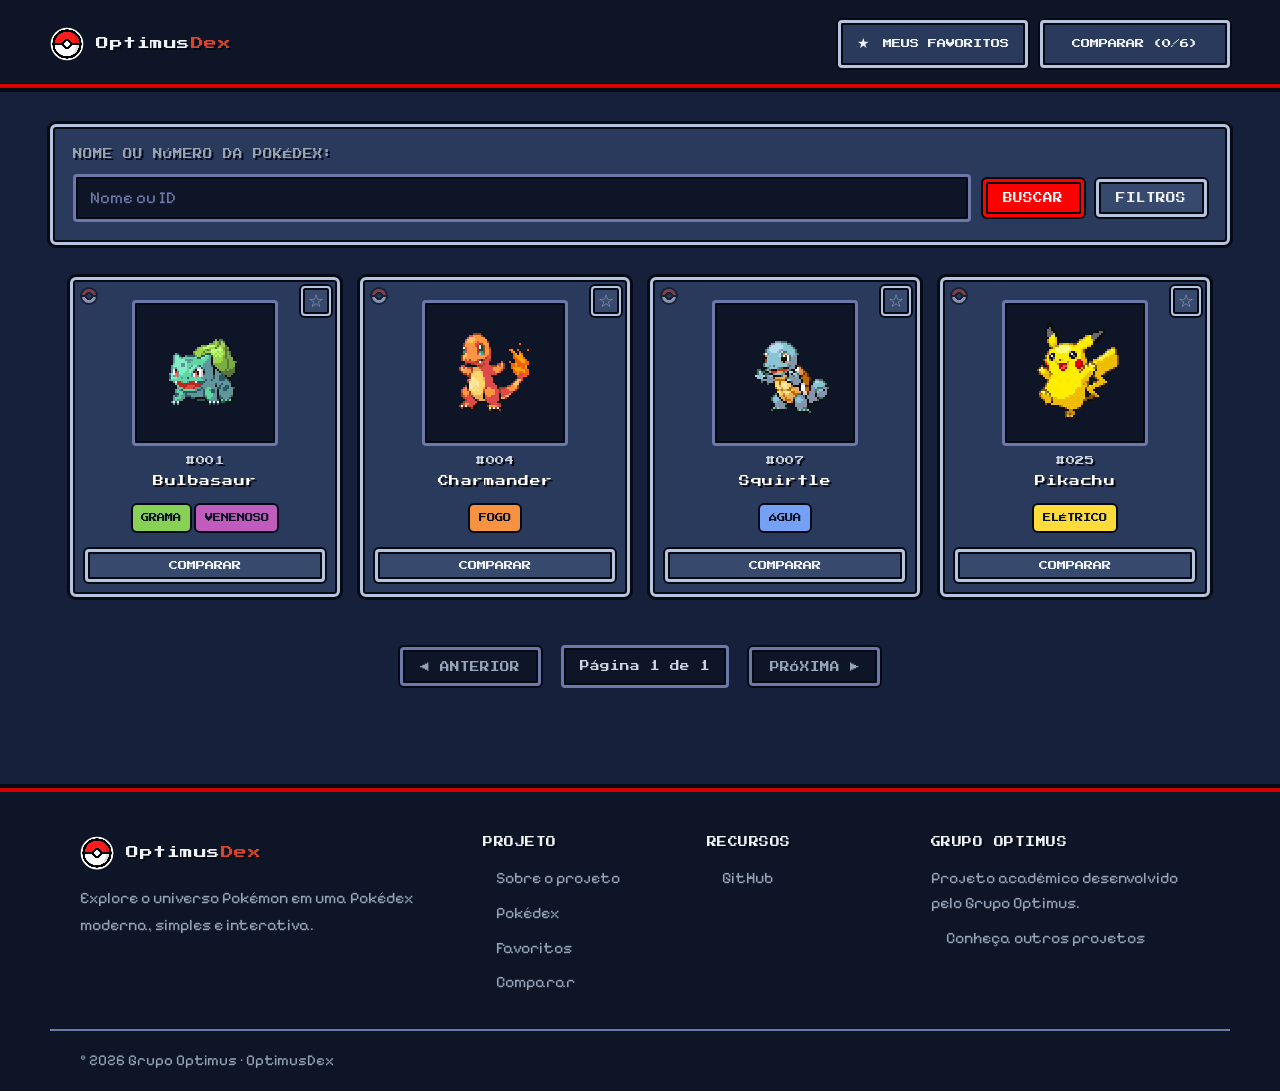
<file: index.html>
<!DOCTYPE html>

<html lang="pt-BR">
<head>
  <meta charset="UTF-8">

  <meta name="viewport" content="width=device-width, initial-scale=1">
  <title>OptimusDex</title>

  <link rel="icon" href="img/pokeicon.png">
  <link rel="stylesheet" href="css/style.css">
</head>
<body>

  <!-- SEÇÃO 1 — CABEÇALHO: logo e menu de navegação -->
  <header>
    <h1>
      <a class="marca" href="index.html" title="Voltar ao início">
        <img src="img/pokeicon.png" alt="" class="marca-icone">
        <span>Optimus<span>Dex</span></span>
      </a>
    </h1>
    <nav>
      <a href="favoritos.html"><span class="icone-estrela">★</span> Meus Favoritos</a>
      <a href="comparar.html" class="link-comparacao">Comparar (0/6)</a>
    </nav>
  </header>

  <!-- SEÇÃO 2 — BUSCA: campo de busca e botões Buscar e Filtros -->
  <section>
    <form id="form-busca" role="search">
      <label for="busca">Nome ou número da Pokédex:</label>
      <div class="campo-busca">
        <input type="search" id="busca" name="q" placeholder="Nome ou ID">
        <button type="button" class="btn-limpar-busca"
                title="Limpar busca" aria-label="Limpar busca"></button>
      </div>
      <button type="submit">Buscar</button>
      <button type="button" id="btn-filtros"
              aria-expanded="false" aria-controls="painel-filtros">Filtros</button>
    </form>

    <!-- SEÇÃO 3 — FILTROS: painel com tipo, região e categoria -->
    <div id="painel-filtros" hidden>

      <fieldset>
        <legend>Tipo</legend>
        <div class="chips" id="filtro-tipos"></div>
      </fieldset>

      <fieldset>
        <legend>Região</legend>
        <div class="chips" id="filtro-regioes"></div>
      </fieldset>

      <fieldset>
        <legend>Categoria</legend>
        <div class="chips" id="filtro-categorias"></div>
      </fieldset>

      <p id="aviso-filtro" hidden>
        Mega e Gigantamax são formas alternativas: elas não entram no filtro de região.
      </p>

      <div class="filtros-acoes">
        <button type="button" id="btn-limpar-filtros">Limpar</button>
        <button type="button" id="btn-aplicar-filtros">Aplicar</button>
      </div>

    </div>
  </section>

  <!-- SEÇÃO 4 — RESULTADOS: mensagens de estado, lista de cards e paginação -->
  <main>

    <p id="estado-carregando">Carregando Pokémons…</p>

    <section id="estado-erro" hidden>
      <h2>Deu ruim</h2>
      <p id="mensagem-erro">Não foi possível carregar os Pokémons.</p>
      <button type="button" id="btn-tentar">Tentar novamente</button>
    </section>

    <p id="sem-resultado" hidden>Nenhum Pokémon encontrado com esse nome ou número.</p>

    <ul id="lista-pokemons" hidden></ul>

    <nav id="paginacao" aria-label="Paginação" hidden>
      <button type="button" id="btn-anterior">&#9664; Anterior</button>
      <span id="info-pagina"></span>
      <button type="button" id="btn-proxima">Próxima &#9654;</button>
    </nav>

  </main>

  <!-- SEÇÃO 5 — RODAPÉ: apresentação do projeto e links -->
  <footer class="site-footer">
    <div class="footer-container">

        <div class="footer-brand">
            <div class="footer-logo">
              <img src="img/pokeicon.png" alt="" class="marca-icone">
              <span>Optimus<span>Dex</span></span>
          </div>

            <p>
                Explore o universo Pokémon em uma Pokédex moderna,
                simples e interativa.
            </p>
        </div>

        <div class="footer-section">
            <h3>Projeto</h3>
            <a href="sobre-projeto.html">Sobre o projeto</a>
            <a href="index.html">Pokédex</a>
            <a href="favoritos.html">Favoritos</a>
            <a href="comparar.html">Comparar</a>
        </div>

        <div class="footer-section">
            <h3>Recursos</h3>
            <a href="https://github.com/grupo-optimus/Pokedex_Web_Pokemon_Browsing" target="_blank" rel="noopener noreferrer">
                GitHub
            </a>
        </div>

        <div class="footer-section">
            <h3>Grupo Optimus</h3>
            <p>Projeto acadêmico desenvolvido pelo Grupo Optimus.</p>
            <a href="https://grupo-optimus.github.io/" target="_blank" rel="noopener noreferrer">
                Conheça outros projetos
            </a>
        </div>

    </div>

    <div class="footer-bottom">
        <p>
            © 2026 Grupo Optimus · OptimusDex
        </p>
    </div>
  </footer>

  <!-- SEÇÃO 6 — SCRIPTS: arquivos JavaScript na ordem de carregamento -->
  <script src="js/traducoes.js"></script>
  <script src="js/dados-filtro.js"></script>
  <script src="js/dados-pokemon.js"></script>
  <script src="js/pokedex.js"></script>
  <script src="js/favoritos.js"></script>
  <script src="js/comparacao.js"></script>
  <script src="js/ui.js"></script>
  <script src="js/pagina-lista.js"></script>
</body>
</html>
</file>
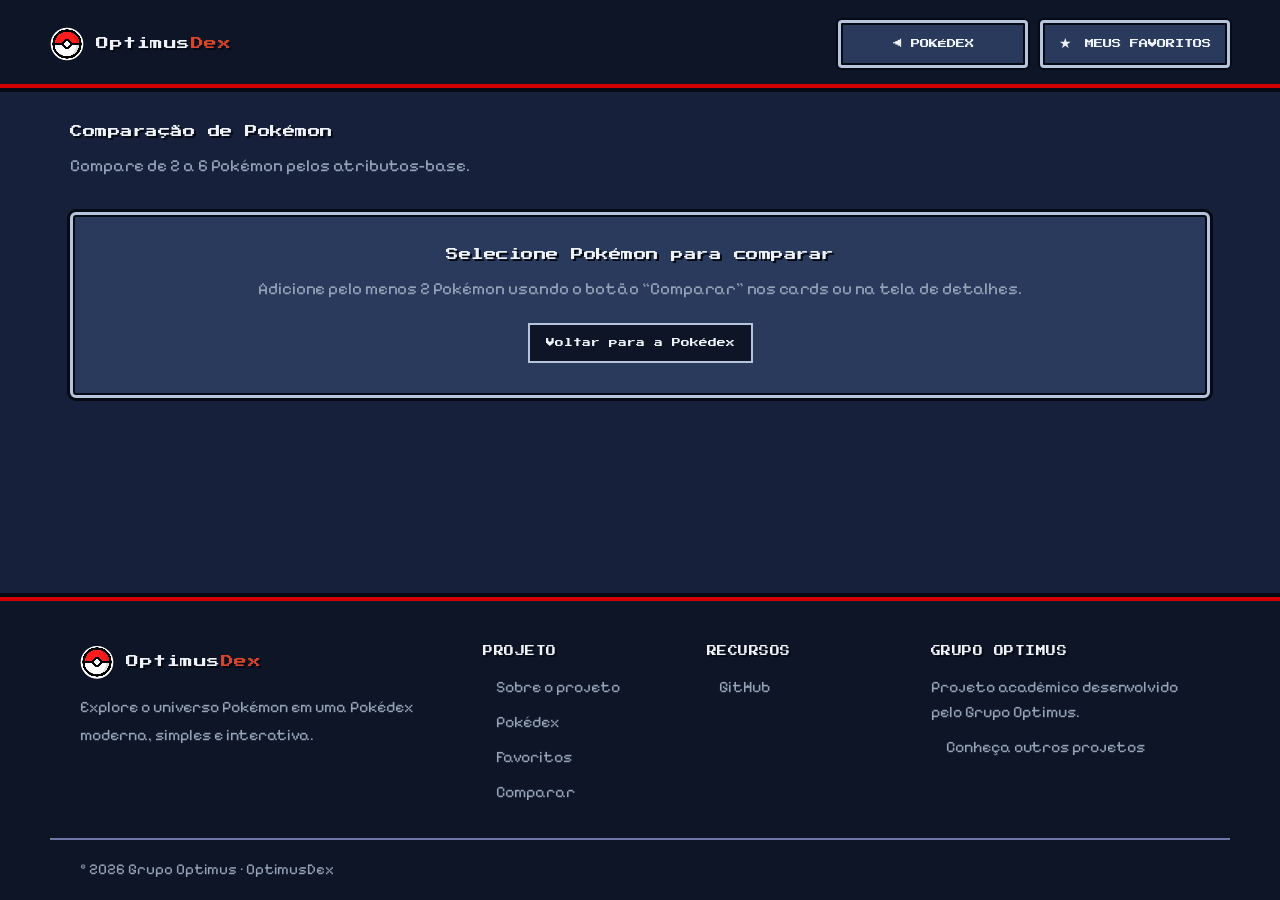
<file: comparar.html>
<!DOCTYPE html>

<html lang="pt-BR">
<head>
  <meta charset="UTF-8">
  <meta name="viewport" content="width=device-width, initial-scale=1">
  <title>Comparar Pokémon — OptimusDex</title>

  <link rel="icon" href="img/pokeicon.png">
  <link rel="stylesheet" href="css/style.css">
</head>
<body>

  <!-- SEÇÃO 1 — CABEÇALHO: logo e menu de navegação -->
  <header>
    <h1>
      <a class="marca" href="index.html" title="Voltar ao início">
        <img src="img/pokeicon.png" alt="" class="marca-icone">
        <span>Optimus<span>Dex</span></span>
      </a>
    </h1>
    <nav>
      <a href="index.html" id="btn-voltar">&#9664; Pokédex</a>
      <a href="favoritos.html"><span class="icone-estrela">★</span> Meus Favoritos</a>
    </nav>
  </header>

  <!-- SEÇÃO 2 — COMPARAÇÃO: título, mensagens de estado e tabela -->
  <main>

    <section class="cabecalho-comparacao">
      <div>
        <h2>Comparação de Pokémon</h2>
        <p>Compare de 2 a 6 Pokémon pelos atributos-base.</p>
      </div>
      <button type="button" id="btn-limpar-comparacao">Limpar comparação</button>
    </section>

    <p id="estado-carregando-comparacao" hidden>Carregando comparação…</p>

    <section id="estado-erro-comparacao" hidden>
      <h2>Deu ruim</h2>
      <p id="mensagem-erro-comparacao">Não foi possível carregar a comparação.</p>
    </section>

    <section id="estado-vazio-comparacao" class="estado-comparacao-vazio">
      <h2>Selecione Pokémon para comparar</h2>
      <p>Adicione pelo menos 2 Pokémon usando o botão “Comparar” nos cards ou na tela de detalhes.</p>
      <a class="botao-comparacao-link" href="index.html">Voltar para a Pokédex</a>
    </section>

    <section id="tabela-comparacao" class="tabela-comparacao" hidden aria-labelledby="titulo-tabela-comparacao">
      <h2 id="titulo-tabela-comparacao">Atributos-base</h2>
      <div class="tabela-comparacao-scroll">
        <table>
          <thead>
            <tr id="cabecalho-comparacao"></tr>
          </thead>
          <tbody id="corpo-comparacao"></tbody>
        </table>
      </div>
    </section>
  </main>

  <!-- SEÇÃO 3 — RODAPÉ: apresentação do projeto e links -->
  <footer class="site-footer">
    <div class="footer-container">
      <div class="footer-brand">
        <div class="footer-logo">
          <img src="img/pokeicon.png" alt="" class="marca-icone">
          <span>Optimus<span>Dex</span></span>
        </div>
        <p>Explore o universo Pokémon em uma Pokédex moderna, simples e interativa.</p>
      </div>
      <div class="footer-section">
        <h3>Projeto</h3>
        <a href="sobre-projeto.html">Sobre o projeto</a>
        <a href="index.html">Pokédex</a>
        <a href="favoritos.html">Favoritos</a>
        <a href="comparar.html">Comparar</a>
      </div>
      <div class="footer-section">
        <h3>Recursos</h3>
        <a href="https://github.com/grupo-optimus/Pokedex_Web_Pokemon_Browsing" target="_blank" rel="noopener noreferrer">GitHub</a>
      </div>
      <div class="footer-section">
        <h3>Grupo Optimus</h3>
        <p>Projeto acadêmico desenvolvido pelo Grupo Optimus.</p>
        <a href="https://grupo-optimus.github.io/" target="_blank" rel="noopener noreferrer">
          Conheça outros projetos
        </a>
      </div>
    </div>
    <div class="footer-bottom">
      <p>© 2026 Grupo Optimus · OptimusDex</p>
    </div>
  </footer>

  <!-- SEÇÃO 4 — SCRIPTS: arquivos JavaScript na ordem de carregamento -->
  <script src="js/traducoes.js"></script>
  <script src="js/dados-pokemon.js"></script>
  <script src="js/pokedex.js"></script>
  <script src="js/favoritos.js"></script>
  <script src="js/comparacao.js"></script>
  <script src="js/ui.js"></script>
  <script src="js/pagina-comparacao.js"></script>
</body>
</html>
</file>
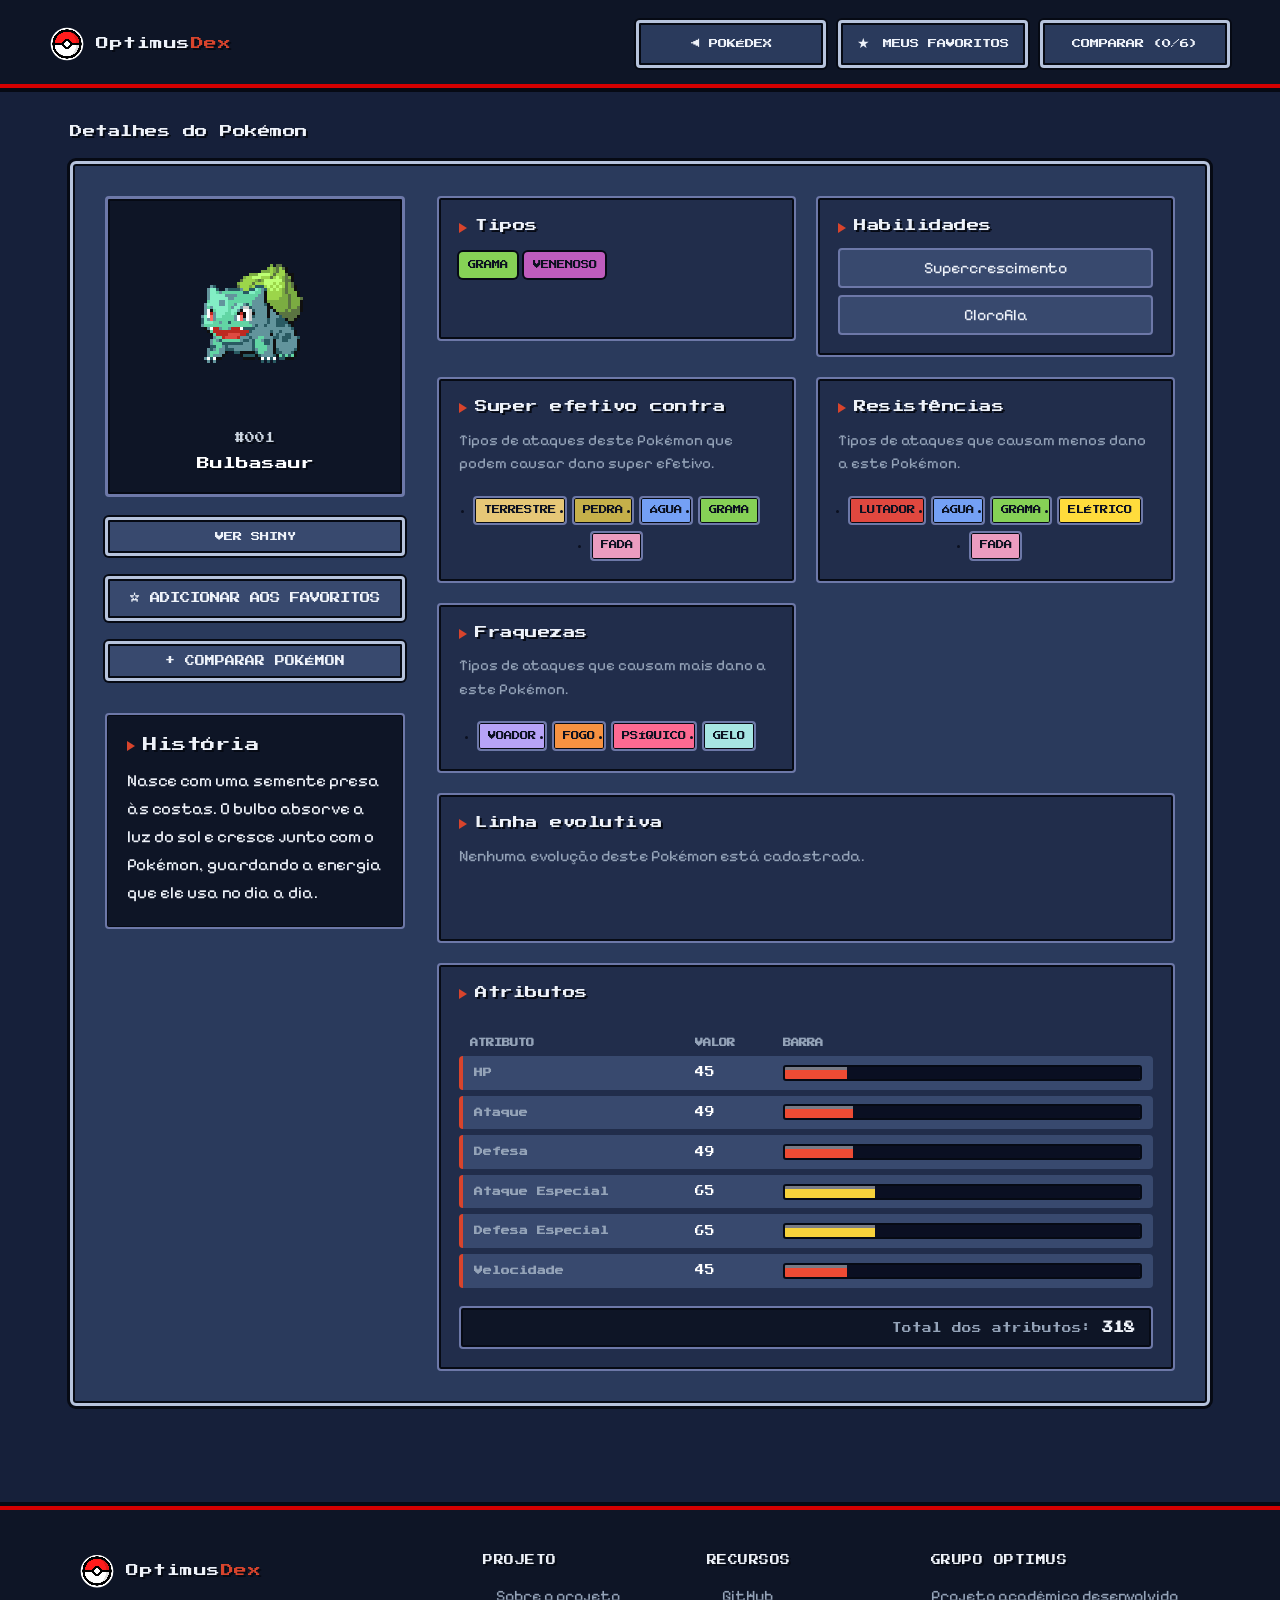
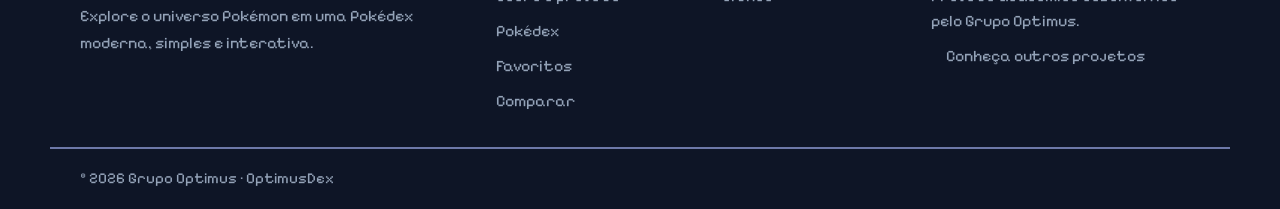
<file: detalhes.html>
<!DOCTYPE html>

<html lang="pt-BR">
<head>
  <meta charset="UTF-8">

  <meta name="viewport" content="width=device-width, initial-scale=1">
  <title>Detalhes do Pokémon</title>

  <link rel="icon" href="img/pokeicon.png">
  <link rel="stylesheet" href="css/style.css">
</head>
<body>

  <!-- SEÇÃO 1 — CABEÇALHO: logo e menu de navegação -->
  <header>
    <h1>
      <a class="marca" href="index.html" title="Voltar ao início">
        <img src="img/pokeicon.png" alt="" class="marca-icone">
        <span>Optimus<span>Dex</span></span>
      </a>
    </h1>
    <nav>
      <a href="index.html" id="btn-voltar">&#9664; Pokédex</a>
      <a href="favoritos.html"><span class="icone-estrela">★</span> Meus Favoritos</a>
      <a href="comparar.html" class="link-comparacao">Comparar (0/6)</a>
    </nav>
  </header>

  <!-- SEÇÃO 2 — PRINCIPAL: título e mensagens de carregando e erro -->
  <main>

    <h2 class="titulo-pagina">Detalhes do Pokémon</h2>

    <p id="estado-carregando">Carregando…</p>

    <section id="estado-erro" hidden>
      <h2>Deu ruim</h2>
      <p id="mensagem-erro">Não foi possível carregar este Pokémon.</p>
      <button type="button" id="btn-tentar">Tentar novamente</button>
    </section>

    <!-- SEÇÃO 3 — FICHA DO POKÉMON: visor (imagem, botões, história) e ficha (tipos, habilidades, efetividade, evolução, atributos) -->
    <div id="conteudo" hidden>

      <div class="visor">

        <figure>
          <img id="poke-imagem" src="" alt="" width="200" height="200">
          <figcaption>
            <strong id="poke-numero"></strong>
            <span id="poke-nome"></span>
          </figcaption>
        </figure>

        <button type="button" id="btn-shiny" aria-pressed="false">Ver shiny</button>

        <button type="button" id="btn-favorito" aria-pressed="false">☆ Adicionar aos favoritos</button>
        <button type="button" id="btn-comparar" aria-pressed="false">+ Comparar Pokémon</button>

        <section class="historia-pokemon">
          <h2>História</h2>
          <p id="historia-carregando">Carregando história…</p>
          <p id="historia-erro" hidden>Não foi possível carregar a história deste Pokémon.</p>
          <p id="poke-historia" hidden></p>
        </section>

      </div>

      <div class="ficha">

        <section>
          <h2>Tipos</h2>
          <ul id="poke-tipos"></ul>
        </section>

        <section>
          <h2>Habilidades</h2>
          <ul id="poke-habilidades"></ul>
        </section>

        <section id="secao-super-efetivo" hidden>
          <h2>Super efetivo contra</h2>
          <p class="descricao-eficacia">Tipos de ataques deste Pokémon que podem causar dano super efetivo.</p>
          <ul id="poke-super-eficaz" class="tipos"></ul>
        </section>

        <section id="secao-vantagens" hidden>
          <h2>Resistências</h2>
          <p class="descricao-eficacia">Tipos de ataques que causam menos dano a este Pokémon.</p>
          <ul id="poke-vantagens" class="tipos"></ul>
        </section>

        <section id="secao-fraquezas" hidden>
          <h2>Fraquezas</h2>
          <p class="descricao-eficacia">Tipos de ataques que causam mais dano a este Pokémon.</p>
          <ul id="poke-fraquezas" class="tipos"></ul>
        </section>

        <section id="secao-imunidades" hidden>
          <h2>Imunidades</h2>
          <p class="descricao-eficacia">Tipos de ataques que não causam dano.</p>
          <ul id="poke-imunidades" class="tipos"></ul>
        </section>

        <section id="secao-evolucao">
          <h2>Linha evolutiva</h2>
          <p id="evolucao-carregando">Procurando a linha…</p>
          <p id="evolucao-vazia" hidden>Nenhuma evolução deste Pokémon está cadastrada.</p>
          <p id="evolucao-erro" hidden>Não foi possível carregar a linha evolutiva.</p>

          <ol id="linha-evolucao" hidden></ol>

          <div id="bloco-variacoes" hidden>
            <h3 id="titulo-variacoes">Outras formas</h3>
            <ul id="lista-variacoes" aria-labelledby="titulo-variacoes"></ul>
          </div>
        </section>

        <section>
          <h2>Atributos</h2>
          <table>
            <thead>
              <tr>
                <th scope="col">Atributo</th>
                <th scope="col">Valor</th>
                <th scope="col">Barra</th>
              </tr>
            </thead>

            <tbody id="poke-atributos"></tbody>
          </table>

          <p class="atributos-total">
            Total dos atributos: <strong id="poke-total-atributos">0</strong>
          </p>
        </section>

      </div>

    </div>

  </main>

  <!-- SEÇÃO 4 — RODAPÉ: apresentação do projeto e links -->
  <footer class="site-footer">
    <div class="footer-container">

        <div class="footer-brand">
            <div class="footer-logo">
                <img src="img/pokeicon.png" alt="" class="marca-icone">
                <span>Optimus<span>Dex</span></span>
            </div>

            <p>
                Explore o universo Pokémon em uma Pokédex moderna,
                simples e interativa.
            </p>
        </div>

        <div class="footer-section">
            <h3>Projeto</h3>
            <a href="sobre-projeto.html">Sobre o projeto</a>
            <a href="index.html">Pokédex</a>
            <a href="favoritos.html">Favoritos</a>
            <a href="comparar.html">Comparar</a>
        </div>

        <div class="footer-section">
            <h3>Recursos</h3>
            <a href="https://github.com/grupo-optimus/Pokedex_Web_Pokemon_Browsing" target="_blank" rel="noopener noreferrer">
                GitHub
            </a>
        </div>

        <div class="footer-section">
            <h3>Grupo Optimus</h3>
            <p>Projeto acadêmico desenvolvido pelo Grupo Optimus.</p>
            <a href="https://grupo-optimus.github.io/" target="_blank" rel="noopener noreferrer">
                Conheça outros projetos
            </a>
        </div>

    </div>

    <div class="footer-bottom">
        <p>
            © 2026 Grupo Optimus · OptimusDex
        </p>
    </div>
  </footer>

  <!-- SEÇÃO 5 — SCRIPTS: arquivos JavaScript na ordem de carregamento -->
  <script src="js/traducoes.js"></script>
  <script src="js/dados-pokemon.js"></script>
  <script src="js/pokedex.js"></script>
  <script src="js/favoritos.js"></script>
  <script src="js/comparacao.js"></script>
  <script src="js/ui.js"></script>
  <script src="js/pagina-detalhes.js"></script>
</body>
</html>
</file>
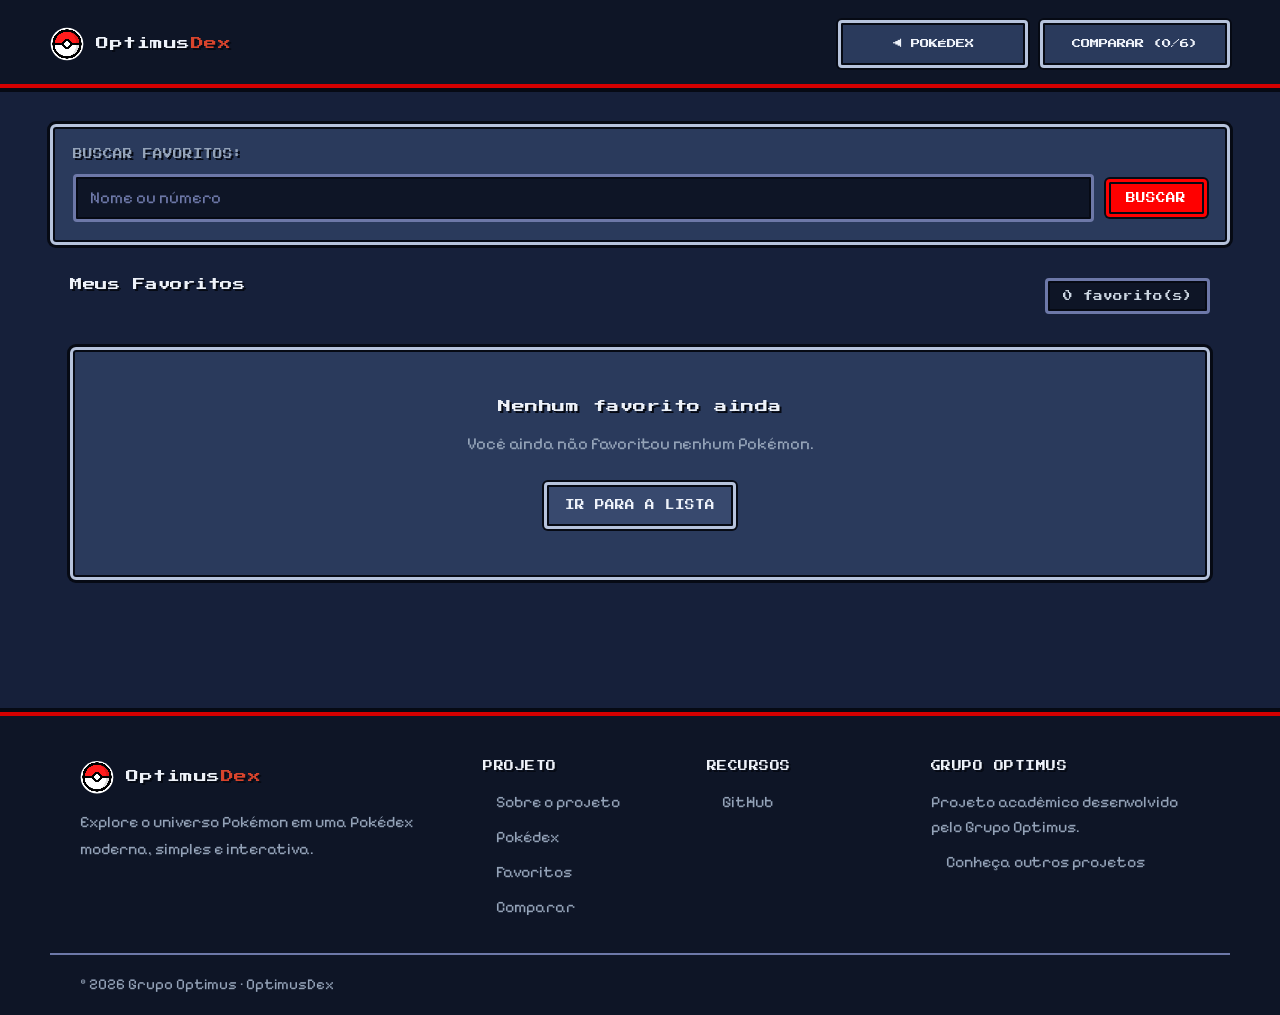
<file: favoritos.html>
<!DOCTYPE html>

<html lang="pt-BR">
<head>
  <meta charset="UTF-8">

  <meta name="viewport" content="width=device-width, initial-scale=1">
  <title>Meus Favoritos</title>

  <link rel="icon" href="img/pokeicon.png">
  <link rel="stylesheet" href="css/style.css">
</head>
<body>

  <!-- SEÇÃO 1 — CABEÇALHO: logo e menu de navegação -->
  <header>
    <h1>
      <a class="marca" href="index.html" title="Voltar ao início">
        <img src="img/pokeicon.png" alt="" class="marca-icone">
        <span>Optimus<span>Dex</span></span>
      </a>
    </h1>
    <nav>
      <a href="index.html" id="btn-voltar">&#9664; Pokédex</a>
      <a href="comparar.html" class="link-comparacao">Comparar (0/6)</a>
    </nav>
  </header>

  <!-- SEÇÃO 2 — BUSCA: campo de busca nos favoritos -->
  <section>
    <form id="form-busca-fav" role="search">
      <label for="buscaFav">Buscar favoritos:</label>
      <div class="campo-busca">
        <input type="search" id="buscaFav" name="q" placeholder="Nome ou número">
        <button type="button" class="btn-limpar-busca"
                title="Limpar busca" aria-label="Limpar busca"></button>
      </div>
      <button type="submit"> Buscar</button>
    </form>
  </section>

  <!-- SEÇÃO 3 — LISTA: título, contador, cards e mensagens de estado -->
  <main>

    <div class="cabecalho-pagina-favoritos">
      <h2 class="titulo-pagina">Meus Favoritos</h2>
      <p id="contador"></p>
    </div>

    <ul id="lista-favoritos" hidden></ul>

    <section id="estado-vazio" hidden>
      <h2>Nenhum favorito ainda</h2>
      <p>Você ainda não favoritou nenhum Pokémon.</p>
      <a href="index.html">Ir para a lista</a>
    </section>

    <p id="sem-resultado" hidden>Nenhum favorito com esse nome ou número.</p>

  </main>

  <!-- SEÇÃO 4 — RODAPÉ: apresentação do projeto e links -->
  <footer class="site-footer">
    <div class="footer-container">

        <div class="footer-brand">
            <div class="footer-logo">
                <img src="img/pokeicon.png" alt="" class="marca-icone">
                <span>Optimus<span>Dex</span></span>
            </div>

            <p>
                Explore o universo Pokémon em uma Pokédex moderna,
                simples e interativa.
            </p>
        </div>

        <div class="footer-section">
            <h3>Projeto</h3>
            <a href="sobre-projeto.html">Sobre o projeto</a>
            <a href="index.html">Pokédex</a>
            <a href="favoritos.html">Favoritos</a>
            <a href="comparar.html">Comparar</a>
        </div>

        <div class="footer-section">
            <h3>Recursos</h3>
            <a href="https://github.com/grupo-optimus/Pokedex_Web_Pokemon_Browsing" target="_blank" rel="noopener noreferrer">
                GitHub
            </a>
        </div>

        <div class="footer-section">
            <h3>Grupo Optimus</h3>
            <p>Projeto acadêmico desenvolvido pelo Grupo Optimus.</p>
            <a href="https://grupo-optimus.github.io/" target="_blank" rel="noopener noreferrer">
                Conheça outros projetos
            </a>
        </div>

    </div>

    <div class="footer-bottom">
        <p>
            © 2026 Grupo Optimus · OptimusDex
        </p>
    </div>
  </footer>

  <!-- SEÇÃO 5 — SCRIPTS: arquivos JavaScript na ordem de carregamento -->
  <script src="js/traducoes.js"></script>
  <script src="js/favoritos.js"></script>
  <script src="js/comparacao.js"></script>
  <script src="js/ui.js"></script>
  <script src="js/pagina-favoritos.js"></script>
</body>
</html>
</file>
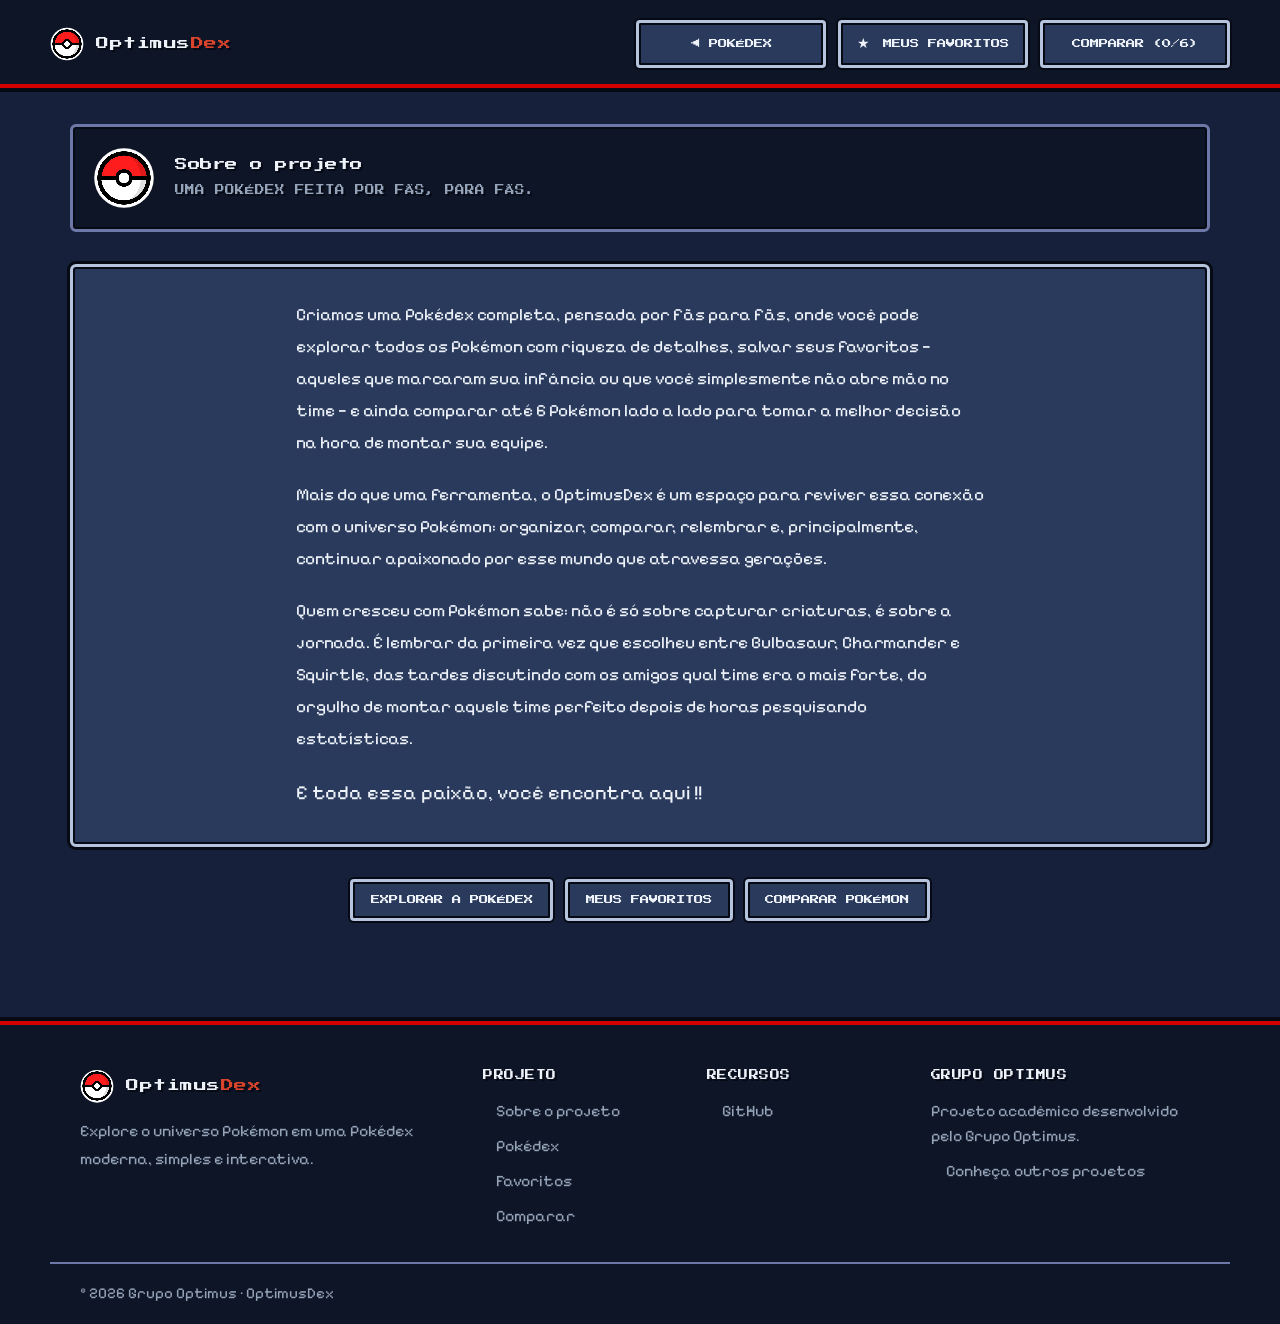
<file: sobre-projeto.html>
<!DOCTYPE html>

<html lang="pt-BR">
<head>
  <meta charset="UTF-8">

  <meta name="viewport" content="width=device-width, initial-scale=1">
  <title>Sobre o projeto — OptimusDex</title>

  <meta name="description"
        content="O OptimusDex é uma Pokédex feita por fãs para fãs: explore, favorite e compare até 6 Pokémon lado a lado.">

  <link rel="icon" href="img/pokeicon.png">
  <link rel="stylesheet" href="css/style.css">
</head>
<body>

  <!-- SEÇÃO 1 — CABEÇALHO: logo e menu de navegação -->
  <header>
    <h1>
      <a class="marca" href="index.html" title="Voltar ao início">
        <img src="img/pokeicon.png" alt="" class="marca-icone">
        <span>Optimus<span>Dex</span></span>
      </a>
    </h1>
    <nav>
      <a href="index.html" id="btn-voltar">&#9664; Pokédex</a>
      <a href="favoritos.html"><span class="icone-estrela">★</span> Meus Favoritos</a>
      <a href="comparar.html" class="link-comparacao">Comparar (0/6)</a>
    </nav>
  </header>

  <!-- SEÇÃO 2 — CONTEÚDO: capa, texto de apresentação e atalhos -->
  <main>

    <section class="sobre-capa">
      <img src="img/pokeicon.png" alt="" class="sobre-capa-icone">
      <div>
        <h2 class="titulo-pagina">Sobre o projeto</h2>
        <p class="sobre-linha-fina">Uma Pokédex feita por fãs, para fãs.</p>
      </div>
    </section>

    <article class="sobre-texto">

      <p>
        Criamos uma Pokédex completa, pensada por fãs para fãs, onde você pode
        explorar todos os Pokémon com riqueza de detalhes, salvar seus favoritos
        — aqueles que marcaram sua infância ou que você simplesmente não abre mão
        no time — e ainda comparar até 6 Pokémon lado a lado para tomar a melhor
        decisão na hora de montar sua equipe.
      </p>

      <p>
        Mais do que uma ferramenta, o OptimusDex é um espaço para reviver essa
        conexão com o universo Pokémon: organizar, comparar, relembrar e,
        principalmente, continuar apaixonado por esse mundo que atravessa gerações.
      </p>

      <p>
        Quem cresceu com Pokémon sabe: não é só sobre capturar criaturas, é sobre
        a jornada. É lembrar da primeira vez que escolheu entre Bulbasaur,
        Charmander e Squirtle, das tardes discutindo com os amigos qual time era o
        mais forte, do orgulho de montar aquele time perfeito depois de horas
        pesquisando estatísticas.
      </p>

      <p class="sobre-destaque">E toda essa paixão, você encontra aqui !!</p>

    </article>

    <nav class="sobre-atalhos" aria-label="Atalhos do projeto">
      <a href="index.html">Explorar a Pokédex</a>
      <a href="favoritos.html">Meus Favoritos</a>
      <a href="comparar.html">Comparar Pokémon</a>
    </nav>

  </main>

  <!-- SEÇÃO 3 — RODAPÉ: apresentação do projeto e links -->
  <footer class="site-footer">
    <div class="footer-container">

        <div class="footer-brand">
            <div class="footer-logo">
              <img src="img/pokeicon.png" alt="" class="marca-icone">
              <span>Optimus<span>Dex</span></span>
          </div>

            <p>
                Explore o universo Pokémon em uma Pokédex moderna,
                simples e interativa.
            </p>
        </div>

        <div class="footer-section">
            <h3>Projeto</h3>
            <a href="sobre-projeto.html" aria-current="page">Sobre o projeto</a>
            <a href="index.html">Pokédex</a>
            <a href="favoritos.html">Favoritos</a>
            <a href="comparar.html">Comparar</a>
        </div>

        <div class="footer-section">
            <h3>Recursos</h3>
            <a href="https://github.com/grupo-optimus/Pokedex_Web_Pokemon_Browsing" target="_blank" rel="noopener noreferrer">
                GitHub
            </a>
        </div>

        <div class="footer-section">
            <h3>Grupo Optimus</h3>
            <p>Projeto acadêmico desenvolvido pelo Grupo Optimus.</p>
            <a href="https://grupo-optimus.github.io/" target="_blank" rel="noopener noreferrer">
                Conheça outros projetos
            </a>
        </div>

    </div>

    <div class="footer-bottom">
        <p>
            © 2026 Grupo Optimus · OptimusDex
        </p>
    </div>
  </footer>

  <!-- SEÇÃO 4 — SCRIPTS: arquivos JavaScript na ordem de carregamento -->
  <script src="js/comparacao.js"></script>
  <script src="js/ui.js"></script>
  <script src="js/pagina-sobre.js"></script>
</body>
</html>
</file>
<file: css/style.css>
/* SEÇÃO 1 — FONTES: importa as fontes do Google Fonts */
@import url('https://fonts.googleapis.com/css2?family=Press+Start+2P&family=Pixelify+Sans:wght@400..700&display=swap');

/* SEÇÃO 2 — RESET: zera margens e espaçamentos e regra do atributo hidden */
*,
*::before,
*::after {
  box-sizing: border-box;
  margin: 0;
  padding: 0;
}

[hidden] {
  display: none !important;
}

/* SEÇÃO 3 — VARIÁVEIS: cores, fontes, espaçamentos e transição */
:root {
  --fonte-pixel: 'Press Start 2P', 'Courier New', monospace;
  --fonte-texto: 'Pixelify Sans', 'Trebuchet MS', Verdana, sans-serif;

  --fundo: #16203a;
  --painel: #2a3a5c;
  --painel-alto: #38496e;
  --tela: #0e1526;

  --moldura-luz: #b6c3dc;
  --moldura-luz-2: #6d78a8;
  --moldura-tinta: #060a14;

  --fire: #d8442c;
  --fire-claro: #ec5c42;

  --favorito: #f5c542;
  --favorito-claro: #ffd869;

  --vermelho: #ff0000;
  --vermelho-claro: #ff3b3b;
  --chassi: #d40000;

  --realce: #ffffff;

  --texto: #eef2f9;
  --texto-suave: #94a3b8;
  --texto-tinta: #0b1020;

  --cinza: #cbd5e1;

  --barra-alta: #40d14b;
  --barra-media: #f7d23b;
  --barra-baixa: #ee4b34;

  --erro: #ff8a72;
  --erro-fundo: #3a1a20;
  --erro-moldura: #d8442c;

  --r: 6px;
  --r-sm: 4px;

  --espaco-xs: .5rem;
  --espaco-sm: .75rem;
  --espaco-md: 1.25rem;
  --espaco-lg: 2rem;
  --espaco-xl: 3rem;

  --transicao: all .12s steps(3, end);
}

/* SEÇÃO 4 — BASE: body, main, títulos, links, foco, seleção e imagens */
body {
  font-family: var(--fonte-texto);
  background-color: var(--fundo);
  color: var(--texto);
  font-size: 17px;
  line-height: 1.55;
  min-height: 100vh;
  display: flex;
  flex-direction: column;
}

main {
  flex: 1;
  width: 100%;
  max-width: 1180px;
  margin: 0 auto;
  padding: 0 var(--espaco-md) var(--espaco-xl);
}

h1, h2, h3 {
  font-family: var(--fonte-pixel);
  font-weight: 400;
  line-height: 1.4;
  letter-spacing: .5px;
}

h1 {
  font-size: .8rem;
  color: var(--texto);
  text-shadow: 2px 2px 0 var(--moldura-tinta);
}

h2 {
  font-size: .78rem;
  color: var(--texto);
  text-shadow: 2px 2px 0 var(--moldura-tinta);
  margin-bottom: var(--espaco-sm);
}

h3 {
  font-size: .68rem;
  color: var(--texto);
}

a {
  color: inherit;
  text-decoration: none;
}

:focus-visible {
  outline: 3px solid var(--realce);
  outline-offset: 3px;
}

::selection {
  background: var(--realce);
  color: var(--texto-tinta);
}

img {
  image-rendering: crisp-edges;
  image-rendering: pixelated;
}

/* SEÇÃO 5 — MOLDURAS: moldura comum das caixas e painéis */
#lista-pokemons > li > article,
#lista-favoritos > li > article,
#conteudo,
#estado-carregando,
#estado-erro,
#estado-vazio,
#sem-resultado,
#form-busca,
#form-busca-fav {
  background: var(--painel);
  border: 3px solid var(--moldura-luz);
  border-radius: var(--r);

  box-shadow:
    inset 0 0 0 2px var(--moldura-tinta),
    0 0 0 3px var(--moldura-tinta);
}

/* SEÇÃO 6 — CABEÇALHO: logo, menu de navegação e contador de favoritos */
header {
  position: sticky;
  top: 0;
  z-index: 1000;

  display: flex;
  align-items: center;
  flex-wrap: wrap;
  gap: var(--espaco-md);

  background: var(--tela);
  color: var(--texto);
  padding: var(--espaco-md) max(var(--espaco-md), calc((100vw - 1180px) / 2));
  margin-bottom: var(--espaco-lg);
  border-bottom: 4px solid var(--moldura-tinta);
  box-shadow: inset 0 -6px 0 -2px var(--chassi);
}

.marca,
.footer-logo {
  display: flex;
  align-items: center;
  gap: 12px;
  font-family: var(--fonte-pixel);
  font-size: .8rem;
  font-weight: 400;
  letter-spacing: .5px;
  text-transform: none;
  color: var(--texto);
  text-shadow: 2px 2px 0 var(--moldura-tinta);
}

.marca span span,
.footer-logo span:last-child span {
  color: var(--fire);
}

.marca-icone {
  width: 34px;
  height: 34px;
  flex: none;
  object-fit: contain;
  border-radius: 50%;
  clip-path: circle(48%);
}

a.marca {
  transition: var(--transicao);
}

a.marca:hover {
  color: var(--realce);
}

header h1 {
  margin-right: auto;
}

header nav {
  display: flex;
  flex-wrap: wrap;
  gap: var(--espaco-sm);
}

.icone-estrela {
  display: inline-block;
  font-family: var(--fonte-texto);
  font-size: 1.5em;
  line-height: 0;
  vertical-align: -2px;
  margin-right: .3rem;
}

header nav a {
  width: 190px;
  min-width: 190px;
  height: 48px;
  padding: 0 1rem;
  display: inline-flex;
  align-items: center;
  justify-content: center;
  gap: var(--espaco-xs);
  flex: 0 0 190px;

  background: var(--painel);
  color: var(--texto);
  border: 3px solid var(--moldura-luz);
  border-radius: var(--r-sm);
  box-shadow:
    inset 0 0 0 2px var(--moldura-tinta),
    0 0 0 2px var(--moldura-tinta);
  font-family: var(--fonte-pixel);
  font-size: .58rem;
  line-height: 1.2;
  text-align: center;
  text-transform: uppercase;
  white-space: nowrap;
  transition: var(--transicao);
}

header nav a:hover {
  background: var(--painel-alto);
  border-color: var(--realce);
}

header nav a:active {
  background: var(--realce);
  color: var(--texto-tinta);
}

.titulo-pagina {
  margin-bottom: var(--espaco-md);
}

.cabecalho-pagina-favoritos {
  display: flex;
  align-items: center;
  justify-content: space-between;
  gap: var(--espaco-md);
  margin-bottom: var(--espaco-md);
}

@media (max-width: 800px) {
  .marca {
    justify-content: center;
  }

  header nav {
    width: 100%;
    justify-content: center;
  }
}

#contador {
  font-family: var(--fonte-pixel);
  font-size: .6rem;
  color: var(--cinza);
  background: var(--tela);
  padding: .5rem .9rem;
  border: 3px solid var(--moldura-luz-2);
  border-radius: var(--r-sm);
  box-shadow: inset 0 0 0 2px var(--moldura-tinta);
}

/* SEÇÃO 7 — BUSCA: formulário, campo de texto e botão X */
body > section {
  padding: 0 var(--espaco-md);
}

#form-busca,
#form-busca-fav {
  max-width: 1180px;
  margin: 0 auto var(--espaco-lg);
  padding: var(--espaco-md);
  display: flex;
  flex-wrap: wrap;
  gap: var(--espaco-sm);
  align-items: center;
}

#form-busca label,
#form-busca-fav label {
  width: 100%;
  font-family: var(--fonte-pixel);
  font-size: .6rem;
  color: var(--texto-suave);
  text-transform: uppercase;
  text-shadow: 2px 2px 0 var(--moldura-tinta);
}

input[type="search"] {
  flex: 1;
  min-width: 240px;
  padding: .7rem .9rem;
  font-family: var(--fonte-texto);
  font-size: 1.05rem;
  color: var(--texto);
  background: var(--tela);
  border: 3px solid var(--moldura-luz-2);
  border-radius: var(--r-sm);
  box-shadow: inset 0 0 0 2px var(--moldura-tinta);
  transition: var(--transicao);
}

input[type="search"]::placeholder {
  color: var(--moldura-luz-2);
}

input[type="search"]:focus {
  outline: none;
  border-color: var(--realce);
  box-shadow: inset 0 0 0 2px var(--moldura-tinta);
}

input[type="search"]::-webkit-search-cancel-button {
  -webkit-appearance: none;
  appearance: none;
}

.campo-busca {
  position: relative;
  display: flex;
  flex: 1;
  min-width: 240px;
}

.campo-busca input[type="search"] {
  flex: 1;
  min-width: 0;
  padding-right: 2.5rem;
}

.btn-limpar-busca {
  position: absolute;
  right: 7px;
  top: 50%;
  transform: translateY(-50%);

  width: 28px;
  height: 28px;
  padding: 0;

  background: url("data:image/svg+xml,%3Csvg xmlns='http://www.w3.org/2000/svg' viewBox='0 0 7 7' shape-rendering='crispEdges'%3E%3Cpath fill='%23d8442c' d='M0 0h1v1H0zM1 0h1v1H1zM5 0h1v1H5zM6 0h1v1H6zM0 1h1v1H0zM1 1h1v1H1zM2 1h1v1H2zM4 1h1v1H4zM5 1h1v1H5zM6 1h1v1H6zM1 2h1v1H1zM2 2h1v1H2zM3 2h1v1H3zM4 2h1v1H4zM5 2h1v1H5zM2 3h1v1H2zM3 3h1v1H3zM4 3h1v1H4zM1 4h1v1H1zM2 4h1v1H2zM3 4h1v1H3zM4 4h1v1H4zM5 4h1v1H5zM0 5h1v1H0zM1 5h1v1H1zM2 5h1v1H2zM4 5h1v1H4zM5 5h1v1H5zM6 5h1v1H6zM0 6h1v1H0zM1 6h1v1H1zM5 6h1v1H5zM6 6h1v1H6z'/%3E%3C/svg%3E") center / 14px 14px no-repeat;
  border: none;
  border-radius: var(--r-sm);
  box-shadow: none;

  image-rendering: pixelated;
  cursor: pointer;
  transition: var(--transicao);
}

.btn-limpar-busca::before {
  content: none;
}

.campo-busca input[type="search"]:placeholder-shown ~ .btn-limpar-busca {
  display: none;
}

.btn-limpar-busca:hover,
.btn-limpar-busca:focus-visible {
  background-image: url("data:image/svg+xml,%3Csvg xmlns='http://www.w3.org/2000/svg' viewBox='0 0 7 7' shape-rendering='crispEdges'%3E%3Cpath fill='%23ff3b3b' d='M0 0h1v1H0zM1 0h1v1H1zM5 0h1v1H5zM6 0h1v1H6zM0 1h1v1H0zM1 1h1v1H1zM2 1h1v1H2zM4 1h1v1H4zM5 1h1v1H5zM6 1h1v1H6zM1 2h1v1H1zM2 2h1v1H2zM3 2h1v1H3zM4 2h1v1H4zM5 2h1v1H5zM2 3h1v1H2zM3 3h1v1H3zM4 3h1v1H4zM1 4h1v1H1zM2 4h1v1H2zM3 4h1v1H3zM4 4h1v1H4zM5 4h1v1H5zM0 5h1v1H0zM1 5h1v1H1zM2 5h1v1H2zM4 5h1v1H4zM5 5h1v1H5zM6 5h1v1H6zM0 6h1v1H0zM1 6h1v1H1zM5 6h1v1H5zM6 6h1v1H6z'/%3E%3C/svg%3E");
  border-color: transparent;
}

.btn-limpar-busca:active:not(:disabled) {
  background-color: transparent;
  background-image: url("data:image/svg+xml,%3Csvg xmlns='http://www.w3.org/2000/svg' viewBox='0 0 7 7' shape-rendering='crispEdges'%3E%3Cpath fill='%23ff3b3b' d='M0 0h1v1H0zM1 0h1v1H1zM5 0h1v1H5zM6 0h1v1H6zM0 1h1v1H0zM1 1h1v1H1zM2 1h1v1H2zM4 1h1v1H4zM5 1h1v1H5zM6 1h1v1H6zM1 2h1v1H1zM2 2h1v1H2zM3 2h1v1H3zM4 2h1v1H4zM5 2h1v1H5zM2 3h1v1H2zM3 3h1v1H3zM4 3h1v1H4zM1 4h1v1H1zM2 4h1v1H2zM3 4h1v1H3zM4 4h1v1H4zM5 4h1v1H5zM0 5h1v1H0zM1 5h1v1H1zM2 5h1v1H2zM4 5h1v1H4zM5 5h1v1H5zM6 5h1v1H6zM0 6h1v1H0zM1 6h1v1H1zM5 6h1v1H5zM6 6h1v1H6z'/%3E%3C/svg%3E");
  transform: translateY(calc(-50% + 1px));
}

/* SEÇÃO 8 — BOTÕES: botão padrão e botões específicos (Buscar, favoritar, shiny, estrela) */
button {
  display: inline-flex;
  align-items: center;
  justify-content: center;
  gap: .4rem;
  padding: .7rem 1.1rem;

  font-family: var(--fonte-pixel);
  font-size: .6rem;
  text-transform: uppercase;
  color: var(--texto);

  background: var(--painel-alto);
  border: 3px solid var(--moldura-luz);
  border-radius: var(--r-sm);
  box-shadow:
    inset 0 0 0 2px var(--moldura-tinta),
    0 0 0 2px var(--moldura-tinta);

  cursor: pointer;
  position: relative;
  transition: var(--transicao);
}

button::before {
  content: '';
  position: absolute;
  left: 7px;
  top: 50%;
  margin-top: -4px;
  width: 0;
  height: 0;
  border-style: solid;
  border-width: 4px 0 4px 7px;
  border-color: transparent transparent transparent var(--realce);
  opacity: 0;
  transition: var(--transicao);
}

button:hover:not(:disabled)::before,
button:focus-visible:not(:disabled)::before {
  opacity: 1;
}

button:hover:not(:disabled) {
  border-color: var(--realce);
}

button:active:not(:disabled) {
  background: var(--realce);
  color: var(--texto-tinta);
}

button:disabled {
  background: var(--tela);
  border-color: var(--moldura-luz-2);
  color: var(--texto-suave);
  cursor: not-allowed;
  box-shadow: inset 0 0 0 2px var(--moldura-tinta), 0 0 0 2px var(--moldura-tinta);
}

#form-busca button[type="submit"],
#form-busca-fav button[type="submit"] {
  background: var(--vermelho);
  border-color: var(--vermelho);
  color: #fff;
}

#form-busca button[type="submit"]:hover:not(:disabled),
#form-busca-fav button[type="submit"]:hover:not(:disabled) {
  background: var(--vermelho-claro);
  border-color: var(--vermelho-claro);
  color: #fff;
}

#btn-favorito {
  width: 100%;
  padding: .9rem;
  font-size: .65rem;
}

#btn-favorito:hover:not(:disabled) {
  background: var(--favorito);
  border-color: var(--favorito);
  color: var(--texto-tinta);
}

#btn-favorito[aria-pressed="true"] {
  background: var(--favorito);
  border-color: var(--favorito);
  color: var(--texto-tinta);
}

#btn-favorito[aria-pressed="true"]:hover:not(:disabled) {
  background: var(--vermelho);
  border-color: var(--vermelho);
  color: #fff;
}

#btn-shiny {
  width: 100%;
  padding: .75rem;
  font-size: .58rem;
}

#btn-shiny[aria-pressed="true"] {
  background: var(--realce);
  border-color: var(--realce);
  color: var(--texto-tinta);
}

#btn-shiny[aria-pressed="true"]:hover:not(:disabled) {
  background: var(--realce);
  color: var(--texto-tinta);
}

.estrela-favorito {
  position: absolute;
  top: 6px;
  right: 6px;
  z-index: 2;

  width: 30px;
  height: 30px;
  padding: 0;
  border-width: 2px;
  border-radius: var(--r-sm);

  font-family: var(--fonte-texto);
  font-size: 1.15rem;
  line-height: 1;
  color: var(--texto-suave);
}

.estrela-favorito::before {
  content: none;
}

.estrela-favorito:hover:not(:disabled) {
  color: var(--realce);
}

.estrela-favorito[aria-pressed="true"] {
  background: var(--favorito);
  border-color: var(--favorito);
  color: var(--texto-tinta);
}

.estrela-favorito[aria-pressed="true"]:hover:not(:disabled) {
  background: var(--favorito-claro);
  border-color: var(--favorito-claro);
  color: var(--texto-tinta);
}

/* SEÇÃO 9 — FILTROS: painel de filtros e chips */
#painel-filtros {
  max-width: 1180px;
  margin: calc(var(--espaco-lg) * -1 + var(--espaco-xs)) auto var(--espaco-lg);
  padding: var(--espaco-md);
  background: var(--painel);
  border: 3px solid var(--moldura-luz);
  border-radius: var(--r);
  box-shadow:
    inset 0 0 0 2px var(--moldura-tinta),
    0 0 0 3px var(--moldura-tinta);
  display: flex;
  flex-direction: column;
  gap: var(--espaco-md);
}

#painel-filtros fieldset {
  border: 0;
}

#painel-filtros legend {
  font-family: var(--fonte-pixel);
  font-size: .6rem;
  color: var(--texto-suave);
  text-transform: uppercase;
  margin-bottom: var(--espaco-xs);
}

.chips {
  display: flex;
  flex-wrap: wrap;
  gap: .4rem;
}

.chip {
  padding: .45rem .7rem;
  font-size: .52rem;
  border-width: 2px;
}

.chip::before {
  content: none;
}

#filtro-regioes .chip[aria-pressed="true"] {
  background: var(--realce);
  border-color: var(--realce);
  color: var(--texto-tinta);
}

#filtro-regioes .chip[aria-pressed="true"]:hover:not(:disabled) {
  background: var(--realce);
  color: var(--texto-tinta);
}

#filtro-tipos .chip,
#filtro-categorias .chip {
  color: var(--texto-tinta);
  filter: brightness(.72) saturate(.85);
}

#filtro-tipos .chip:hover:not(:disabled),
#filtro-categorias .chip:hover:not(:disabled) {
  color: var(--texto-tinta);
  filter: brightness(.9);
}

#filtro-tipos .chip[aria-pressed="true"],
#filtro-categorias .chip[aria-pressed="true"] {
  filter: none;
  box-shadow:
    0 0 0 2px var(--moldura-tinta),
    0 0 0 5px var(--realce);
}

#filtro-categorias .chip[data-valor="lendario"] { background: #d9a441; }
#filtro-categorias .chip[data-valor="mitico"]   { background: #b98ad6; }
#filtro-categorias .chip[data-valor="mega"]     { background: #5fc9b8; }
#filtro-categorias .chip[data-valor="gmax"]     { background: #e5666b; }

#aviso-filtro {
  font-family: var(--fonte-texto);
  font-size: .95rem;
  color: var(--texto-suave);
  border-left: 4px solid var(--fire);
  padding-left: var(--espaco-xs);
}

.filtros-acoes {
  display: flex;
  gap: var(--espaco-sm);
  justify-content: flex-end;
  border-top: 2px solid var(--moldura-luz-2);
  padding-top: var(--espaco-md);
}

#btn-aplicar-filtros {
  background: var(--fire);
  border-color: var(--fire);
  color: #fff;
}

#btn-aplicar-filtros:hover:not(:disabled) {
  background: var(--fire-claro);
  color: #fff;
}

/* SEÇÃO 10 — CARDS: grade de cards de Pokémon */
#lista-pokemons,
#lista-favoritos {
  list-style: none;
  display: grid;
  grid-template-columns: repeat(auto-fill, minmax(215px, 1fr));
  gap: var(--espaco-lg) var(--espaco-md);
  margin-bottom: var(--espaco-xl);
}

#lista-pokemons > li > article,
#lista-favoritos > li > article {
  padding: var(--espaco-md) var(--espaco-sm) var(--espaco-sm);
  height: 100%;
  display: flex;
  flex-direction: column;
  align-items: center;
  gap: var(--espaco-xs);
  text-align: center;
  position: relative;
  transition: var(--transicao);
}

#lista-pokemons > li > article::after,
#lista-favoritos > li > article::after {
  content: '';
  position: absolute;
  top: 9px;
  left: 9px;
  width: 14px;
  height: 14px;
  border-radius: 50%;
  background:
    radial-gradient(circle at 50% 50%,
      var(--painel) 0 2px, var(--moldura-tinta) 2px 4px, transparent 4px),
    linear-gradient(180deg,
      var(--fire) 0 calc(50% - 1px),
      var(--moldura-tinta) calc(50% - 1px) calc(50% + 1px),
      #e9edff calc(50% + 1px) 100%);
  box-shadow: 0 0 0 2px var(--moldura-tinta);
  opacity: .5;
  transition: var(--transicao);
}

#lista-pokemons > li > article:hover,
#lista-favoritos > li > article:hover {
  border-color: var(--realce);
}

#lista-pokemons > li > article:hover::after,
#lista-favoritos > li > article:hover::after {
  opacity: 1;
}

#lista-pokemons article a,
#lista-favoritos article a {
  display: flex;
  flex-direction: column;
  align-items: center;
  gap: var(--espaco-xs);
  width: 100%;
}

#lista-pokemons article img,
#lista-favoritos article img {
  width: 146px;
  height: 146px;
  object-fit: contain;
  padding: 6px;
  background: var(--tela);
  border: 3px solid var(--moldura-luz-2);
  border-radius: var(--r-sm);
  box-shadow: inset 0 0 0 2px var(--moldura-tinta);
  transition: var(--transicao);
}

#lista-pokemons article:hover img,
#lista-favoritos article:hover img {
  border-color: var(--realce);
}

#lista-pokemons h3,
#lista-favoritos h3 {
  display: flex;
  flex-direction: column;
  align-items: center;
  gap: .3rem;
  font-size: .68rem;
  line-height: 1.5;
  text-transform: capitalize;
  text-shadow: 2px 2px 0 var(--moldura-tinta);
}

.dex-numero {
  font-size: .58rem;
  color: var(--cinza);
}

.dex-nome {
  color: #fff;
}

/* SEÇÃO 11 — TIPOS: etiquetas coloridas de cada tipo */
.tipos {
  display: flex;
  flex-wrap: wrap;
  gap: .35rem;
  justify-content: center;
  margin-top: auto;
  padding-top: var(--espaco-xs);
}

.tipo {
  font-family: var(--fonte-pixel);
  font-size: .52rem;
  text-transform: uppercase;
  color: var(--texto-tinta);
  background: #8a90a8;
  padding: .4rem .55rem;
  border-radius: 4px;
  box-shadow: 0 0 0 2px var(--moldura-tinta);
  white-space: nowrap;
}

[data-tipo="Normal"]     { background: #b9b98e; }
[data-tipo="Lutador"]    { background: #e0483f; }
[data-tipo="Voador"]     { background: #b7a3f7; }
[data-tipo="Venenoso"]   { background: #bf5cbd; }
[data-tipo="Terrestre"]  { background: #e6c777; }
[data-tipo="Pedra"]      { background: #c5b04a; }
[data-tipo="Inseto"]     { background: #b9cc2c; }
[data-tipo="Fantasma"]   { background: #8b6bb0; }
[data-tipo="Aço"]        { background: #c3c3dc; }
[data-tipo="Fogo"]       { background: #f79241; }
[data-tipo="Água"]       { background: #74a0f5; }
[data-tipo="Grama"]      { background: #86d156; }
[data-tipo="Elétrico"]   { background: #ffdc3c; }
[data-tipo="Psíquico"]   { background: #fd6a92; }
[data-tipo="Gelo"]       { background: #a7e6e3; }
[data-tipo="Dragão"]     { background: #8b5efd; }
[data-tipo="Sombrio"]    { background: #9b7f66; }
[data-tipo="Fada"]       { background: #eb9cc0; }
[data-tipo="Estelar"]    { background: #5fc9b8; }

/* SEÇÃO 12 — FAVORITOS: botão de remover dos favoritos */
#lista-favoritos article > button {
  width: 100%;
  margin-top: var(--espaco-xs);
  font-size: .52rem;
  padding: .55rem .6rem;
}

#lista-favoritos article > button:hover:not(:disabled) {
  background: var(--vermelho);
  border-color: var(--vermelho);
  color: #fff;
}

/* SEÇÃO 13 — DETALHES: FICHA PRINCIPAL: grade da tela de detalhes, visor, tipos e habilidades */
#conteudo {
  padding: var(--espaco-lg);
  display: grid;
  grid-template-columns: 1fr;
  gap: var(--espaco-md) var(--espaco-lg);
  align-content: start;
}

@media (min-width: 860px) {
  #conteudo {
    grid-template-columns: 300px 1fr;
    align-items: start;
  }

  #conteudo > .visor { grid-column: 1; }
  #conteudo > .ficha { grid-column: 2; }
}

.visor {
  display: flex;
  flex-direction: column;
  gap: var(--espaco-md);
}

.ficha {
  display: flex;
  flex-direction: column;
  gap: var(--espaco-lg);
}

#conteudo figure {
  position: relative;
  overflow: hidden;
  display: flex;
  flex-direction: column;
  align-items: center;
  padding: var(--espaco-md);
  background: var(--tela);
  border: 3px solid var(--moldura-luz-2);
  border-radius: var(--r-sm);
  box-shadow: inset 0 0 0 2px var(--moldura-tinta);
}

#poke-imagem {
  width: 192px;
  height: 192px;
  object-fit: contain;
}

#conteudo figcaption {
  margin-top: var(--espaco-md);
  display: flex;
  flex-direction: column;
  align-items: center;
  gap: .45rem;
  font-family: var(--fonte-pixel);
  font-size: .8rem;
  text-transform: capitalize;
  text-align: center;
  text-shadow: 2px 2px 0 var(--moldura-tinta);
}

#poke-numero {
  font-size: .62rem;
  font-weight: 400;
  color: var(--cinza);
}

#poke-nome {
  color: #fff;
}

#poke-tipos,
#poke-habilidades {
  list-style: none;
  display: flex;
  flex-wrap: wrap;
  gap: .45rem;
}

#poke-habilidades li {
  font-family: var(--fonte-texto);
  font-size: 1rem;
  color: var(--texto);
  background: var(--painel-alto);
  padding: .35rem .8rem;
  border: 2px solid var(--moldura-luz-2);
  border-radius: 4px;
}

#conteudo section h2::before {
  content: '';
  display: inline-block;
  vertical-align: middle;
  margin-right: .5rem;
  width: 0;
  height: 0;
  border-style: solid;
  border-width: 5px 0 5px 8px;
  border-color: transparent transparent transparent var(--fire);
}

/* SEÇÃO 14 — EVOLUÇÃO: REGRAS INICIAIS: linha evolutiva, estágios e cards */
#secao-evolucao p {
  font-family: var(--fonte-texto);
  font-size: 1rem;
  color: var(--texto-suave);
}

#evolucao-erro {
  color: var(--erro);
}

#linha-evolucao {
  list-style: none;
  display: flex;
  flex-wrap: nowrap;
  align-items: center;
  gap: var(--espaco-sm);
  margin-top: var(--espaco-xs);
  padding-bottom: var(--espaco-xs);
  overflow-x: auto;
}

.estagio {
  display: flex;
  align-items: center;
  gap: var(--espaco-sm);
  flex: none;
}

.estagio + .estagio::before {
  content: '';
  flex: none;
  width: 0;
  height: 0;
  border-style: solid;
  border-width: 8px 0 8px 12px;
  border-color: transparent transparent transparent var(--realce);
}

.evo {
  display: flex;
  flex-direction: column;
  align-items: center;
  gap: .3rem;
  padding: var(--espaco-xs);
  border: 2px solid transparent;
  border-radius: var(--r-sm);
  transition: var(--transicao);
}

.evo img {
  width: 128px;
  height: 128px;
  object-fit: contain;
  padding: 4px;
  background: var(--tela);
  border: 2px solid var(--moldura-luz-2);
  border-radius: 4px;
  box-shadow: inset 0 0 0 2px var(--moldura-tinta);
  transition: var(--transicao);
}

.evo .dex-numero,
.evo .dex-nome {
  font-family: var(--fonte-pixel);
  text-shadow: 2px 2px 0 var(--moldura-tinta);
}

.evo .dex-nome {
  font-size: .58rem;
  text-transform: capitalize;
}

.evo-requisito {
  max-width: 136px;
  margin-top: .15rem;
  font-family: var(--fonte-texto);
  font-size: .82rem;
  line-height: 1.35;
  color: var(--cinza);
  text-align: center;
}

.evo:hover img {
  border-color: var(--realce);
}

.evo-atual {
  border-color: var(--realce);
  background: rgba(255, 255, 255, .07);
}

.evo-atual img {
  border-color: var(--realce);
}

/* SEÇÃO 15 — ANIMAÇÕES: clarão e faíscas do botão Ver shiny */
@keyframes clarao {
  0%   { filter: brightness(4) contrast(1.4); transform: scale(1.07); }
  18%  { filter: none;                        transform: scale(.97);  }
  36%  { filter: brightness(2.6);             transform: scale(1.03); }
  54%  { filter: none;                        transform: scale(1);    }
  100% { filter: none;                        transform: scale(1);    }
}

.cintilando {
  animation: clarao .5s steps(1, end) var(--atraso-brilho, 0ms) 1 both;
}

@keyframes faiscar {
  0%   { opacity: 0; transform: scale(0)   rotate(0deg);  }
  30%  { opacity: 1; transform: scale(1.2) rotate(30deg); }
  65%  { opacity: 1; transform: scale(.75) rotate(60deg); }
  100% { opacity: 0; transform: scale(0)   rotate(90deg); }
}

.faisca {
  position: absolute;
  width: 20px;
  height: 20px;
  pointer-events: none;
  background: #fff;
  clip-path: polygon(
    50% 0%, 59% 41%, 100% 50%, 59% 59%,
    50% 100%, 41% 59%, 0% 50%, 41% 41%
  );
  animation: faiscar .55s steps(4, end) var(--atraso-faisca, 0ms) 1 both;
}

/* SEÇÃO 16 — ATRIBUTOS: tabela e barras de progresso */
table {
  width: 100%;
  border-collapse: separate;
  border-spacing: 0 6px;
}

th, td {
  padding: .55rem .7rem;
  text-align: left;
  background: var(--painel-alto);
  vertical-align: middle;
}

tr > *:first-child {
  border-radius: var(--r-sm) 0 0 var(--r-sm);
}

tr > *:last-child {
  border-radius: 0 var(--r-sm) var(--r-sm) 0;
}

thead th {
  background: transparent;
  font-family: var(--fonte-pixel);
  font-size: .52rem;
  color: var(--texto-suave);
  text-transform: uppercase;
  padding-bottom: 0;
}

tbody th {
  font-family: var(--fonte-pixel);
  font-size: .55rem;
  color: var(--texto-suave);
  border-left: 4px solid var(--fire);
  white-space: nowrap;
}

tbody td {
  font-family: var(--fonte-pixel);
  font-size: .6rem;
  color: #fff;
}

tbody td:last-child {
  width: 55%;
}

.atributos-total {
  margin-top: var(--espaco-sm);
  padding: .7rem 1rem;
  background: var(--tela);
  border: 2px solid var(--moldura-luz-2);
  border-radius: var(--r-sm);
  box-shadow: inset 0 0 0 2px var(--moldura-tinta);
  font-family: var(--fonte-pixel);
  font-size: .6rem;
  color: var(--texto-suave);
  text-align: right;
}

.atributos-total strong {
  color: var(--texto);
  font-size: .7rem;
}

progress {
  display: block;
  width: 100%;
  height: 16px;
  appearance: none;
  -webkit-appearance: none;
  border: 2px solid var(--moldura-tinta);
  border-radius: 3px;
  background: #0a0f22;
  overflow: hidden;
}

progress::-webkit-progress-bar {
  background: #0a0f22;
}

progress::-webkit-progress-value {
  background: linear-gradient(180deg,
    rgba(255, 255, 255, .45) 0 3px,
    var(--barra-media) 3px 100%);
}

progress::-moz-progress-bar {
  background: linear-gradient(180deg,
    rgba(255, 255, 255, .45) 0 3px,
    var(--barra-media) 3px 100%);
}

progress[data-nivel="alto"]::-webkit-progress-value {
  background: linear-gradient(180deg,
    rgba(255, 255, 255, .45) 0 3px, var(--barra-alta) 3px 100%);
}

progress[data-nivel="alto"]::-moz-progress-bar {
  background: linear-gradient(180deg,
    rgba(255, 255, 255, .45) 0 3px, var(--barra-alta) 3px 100%);
}

progress[data-nivel="baixo"]::-webkit-progress-value {
  background: linear-gradient(180deg,
    rgba(255, 255, 255, .45) 0 3px, var(--barra-baixa) 3px 100%);
}

progress[data-nivel="baixo"]::-moz-progress-bar {
  background: linear-gradient(180deg,
    rgba(255, 255, 255, .45) 0 3px, var(--barra-baixa) 3px 100%);
}

/* SEÇÃO 17 — ESTADOS: carregando, erro e vazio */
#estado-carregando,
#estado-erro,
#estado-vazio,
#sem-resultado {
  text-align: center;
  padding: var(--espaco-xl) var(--espaco-md);
  margin: var(--espaco-lg) 0;
  font-family: var(--fonte-pixel);
  font-size: .68rem;
  line-height: 2;
}

#estado-carregando::before {
  content: '';
  display: block;
  width: 34px;
  height: 34px;
  margin: 0 auto var(--espaco-md);
  background: url('../img/pokeicon.png') center / contain no-repeat;
  border-radius: 50%;
  clip-path: circle(48%);
  animation: chacoalhar 1.1s steps(8, end) infinite;
}

#estado-carregando::after {
  content: '';
  display: block;
  width: 0;
  height: 0;
  margin: var(--espaco-sm) auto 0;
  border-style: solid;
  border-width: 9px 7px 0 7px;
  border-color: var(--realce) transparent transparent transparent;
  animation: piscar 1s steps(2, end) infinite;
}

@keyframes chacoalhar {
  0%, 100% { transform: rotate(-14deg); }
  50%      { transform: rotate(14deg); }
}

@keyframes piscar {
  0%, 49%   { opacity: 1; }
  50%, 100% { opacity: 0; }
}

#estado-erro {
  background: var(--erro-fundo);
  border-color: var(--erro-moldura);
  color: var(--erro);
}

#estado-erro h2 {
  font-size: .82rem;
  color: var(--erro);
}

#estado-vazio h2 {
  font-size: .82rem;
  color: var(--texto);
}

#estado-erro #mensagem-erro,
#estado-vazio p {
  font-family: var(--fonte-texto);
  font-size: 1.05rem;
  color: var(--texto-suave);
  max-width: 46ch;
  margin: 0 auto var(--espaco-md);
}

#estado-erro #mensagem-erro {
  color: var(--erro);
}

#estado-vazio a {
  display: inline-block;
  padding: .7rem 1.1rem;
  font-family: var(--fonte-pixel);
  font-size: .6rem;
  text-transform: uppercase;
  background: var(--painel-alto);
  border: 3px solid var(--moldura-luz);
  border-radius: var(--r-sm);
  box-shadow:
    inset 0 0 0 2px var(--moldura-tinta),
    0 0 0 2px var(--moldura-tinta);
  transition: var(--transicao);
}

#estado-vazio a:hover {
  border-color: var(--realce);
}

/* SEÇÃO 18 — PAGINAÇÃO: botões Anterior e Próxima */
#paginacao {
  display: flex;
  align-items: center;
  justify-content: center;
  gap: var(--espaco-md);
  margin-top: var(--espaco-lg);
}

#info-pagina {
  font-family: var(--fonte-pixel);
  font-size: .6rem;
  color: var(--cinza);
  background: var(--tela);
  padding: .7rem 1rem;
  border: 3px solid var(--moldura-luz-2);
  border-radius: var(--r-sm);
  box-shadow: inset 0 0 0 2px var(--moldura-tinta);
  white-space: nowrap;
}

#paginacao button::before {
  content: none;
}

/* SEÇÃO 19 — RODAPÉ: créditos e links */
.site-footer {
  margin-top: var(--espaco-xl);
  background: var(--tela);
  color: var(--texto-suave);
  border-top: 4px solid var(--moldura-tinta);
  box-shadow: inset 0 6px 0 -2px var(--chassi);
  font-family: var(--fonte-texto);
}

.footer-container {
  max-width: 1180px;
  margin: 0 auto;
  padding: 48px 30px 34px;
  display: grid;
  grid-template-columns: 2fr 1fr 1fr 1.5fr;
  gap: 44px;
}

.footer-brand {
  max-width: 350px;
}

.footer-logo {
  display: flex;
  align-items: center;
  gap: 12px;
  margin-bottom: 14px;
}

.footer-brand p {
  font-size: 1rem;
  line-height: 1.7;
  color: var(--texto-suave);
}

.footer-section {
  display: flex;
  flex-direction: column;
  gap: 10px;
}

.footer-section h3 {
  font-size: .62rem;
  color: var(--texto);
  text-transform: uppercase;
  margin-bottom: 6px;
  text-shadow: 2px 2px 0 var(--moldura-tinta);
}

.footer-section a,
.footer-section p {
  font-size: 1rem;
  color: var(--texto-suave);
}

.footer-section a {
  transition: var(--transicao);
}

.footer-section a::before {
  content: '';
  display: inline-block;
  vertical-align: middle;
  margin-right: .4rem;
  width: 0;
  height: 0;
  border-style: solid;
  border-width: 4px 0 4px 6px;
  border-color: transparent transparent transparent var(--fire);
  opacity: 0;
  transition: var(--transicao);
}

.footer-section a:hover {
  color: var(--realce);
}

.footer-section a:hover::before {
  opacity: 1;
}

.footer-bottom {
  max-width: 1180px;
  margin: 0 auto;
  padding: 18px 30px;
  border-top: 2px solid var(--moldura-luz-2);
  display: flex;
  justify-content: space-between;
  align-items: center;
  gap: 18px;
}

.footer-bottom p {
  font-size: .95rem;
  color: var(--texto-suave);
}

/* SEÇÃO 20 — RESPONSIVIDADE: ajustes para telas de até 800px e 500px */
@media (max-width: 800px) {
  .footer-container {
    grid-template-columns: 1fr 1fr;
    gap: 32px;
  }

  .footer-brand {
    grid-column: 1 / -1;
    max-width: 100%;
  }

  .footer-bottom {
    flex-direction: column;
    text-align: center;
  }
}

@media (max-width: 800px) {
  body {
    font-size: 16px;
  }

  header {
    gap: var(--espaco-sm);
  }

  header h1 {
    margin-right: 0;
    width: calc(100%);
  }

  header nav,
  header nav a {
    width: 100%;
  }

  header nav a {
    justify-content: center;
  }

  header nav a {
    flex: 1 1 100%;
  }

  #form-busca,
  #form-busca-fav {
    flex-direction: column;
    align-items: stretch;
  }

  #form-busca button[type="submit"],
  #form-busca-fav button[type="submit"] {
    width: 100%;
  }

  #paginacao {
    flex-direction: column;
    width: 100%;
  }

  #paginacao button,
  #info-pagina {
    width: 100%;
  }

  #conteudo {
    padding: var(--espaco-md);
  }

  tbody td:last-child {
    width: 40%;
  }

  .filtros-acoes {
    flex-direction: column;
  }

  .chip {
    padding: .55rem .7rem;
  }

  #linha-evolucao,
  .estagio {
    flex-direction: column;
  }

  #linha-evolucao {
    align-items: center;
    overflow-x: visible;
  }

  .estagio + .estagio::before {
    align-self: center;
    border-width: 12px 8px 0 8px;
    border-color: var(--realce) transparent transparent transparent;
  }

  #lista-variacoes {
    justify-content: center;
  }
}

@media (max-width: 500px) {
  .footer-container {
    grid-template-columns: 1fr;
    padding: 36px 24px 28px;
  }

  .footer-brand {
    grid-column: auto;
  }

  .footer-bottom {
    padding: 18px 20px;
  }
}

/* SEÇÃO 21 — ACESSIBILIDADE: movimento reduzido */
@media (prefers-reduced-motion: reduce) {
  *,
  *::before,
  *::after {
    animation-duration: .01ms !important;
    animation-iteration-count: 1 !important;
    transition-duration: .01ms !important;
    scroll-behavior: auto !important;
  }
}

/* SEÇÃO 22 — EFETIVIDADE: vantagens, fraquezas e imunidades */
#secao-super-efetivo .tipo,
#secao-vantagens .tipo,
#secao-fraquezas .tipo,
#secao-imunidades .tipo {
  border: 2px solid var(--moldura-luz-2);
  box-shadow: inset 0 0 0 1px var(--moldura-tinta);
}

.descricao-eficacia {
  margin-bottom: .65rem;
  color: var(--texto-suave);
  font-size: .95rem;
}

/* SEÇÃO 23 — COMPARAÇÃO: botões, contador e tabela lado a lado */
.link-comparacao {
  white-space: nowrap;
}

.botao-comparar {
  width: 100%;
  margin-top: .65rem;
  padding: .55rem .75rem;
  font-size: .58rem;
}

.botao-comparar[aria-pressed="true"] {
  background: var(--realce);
  border-color: var(--realce);
  color: var(--texto-tinta);
}

.botao-comparar[aria-pressed="true"]:hover:not(:disabled) {
  background: var(--realce);
  border-color: var(--realce);
  color: var(--texto-tinta);
}

#btn-comparar {
  width: 100%;
  padding: .75rem;
  font-size: .62rem;
}

#btn-comparar[aria-pressed="true"] {
  background: var(--realce);
  border-color: var(--realce);
  color: var(--texto-tinta);
}

.cabecalho-comparacao {
  display: flex;
  align-items: center;
  justify-content: space-between;
  gap: var(--espaco-md);
  margin-bottom: var(--espaco-lg);
}

.cabecalho-comparacao p {
  color: var(--texto-suave);
  margin-top: .4rem;
}

.estado-comparacao-vazio,
.tabela-comparacao {
  background: var(--painel);
  border: 3px solid var(--moldura-luz);
  border-radius: var(--r);
  box-shadow:
    inset 0 0 0 2px var(--moldura-tinta),
    0 0 0 3px var(--moldura-tinta);
  padding: var(--espaco-lg);
}

.estado-comparacao-vazio {
  text-align: center;
}

.estado-comparacao-vazio p {
  color: var(--texto-suave);
  margin: var(--espaco-sm) 0 var(--espaco-md);
}

.botao-comparacao-link {
  display: inline-block;
  padding: .7rem 1rem;
  border: 2px solid var(--moldura-luz);
  background: var(--tela);
  font-family: var(--fonte-pixel);
  font-size: .55rem;
}

.botao-comparacao-link:hover {
  border-color: var(--realce);
}

.tabela-comparacao {
  overflow: hidden;
}

.tabela-comparacao-scroll {
  width: 100%;
  overflow-x: auto;
}

.tabela-comparacao table {
  width: 100%;
  min-width: 720px;
  table-layout: fixed;
}

.tabela-comparacao thead th {
  width: auto;
  min-width: 0;
  text-align: center;
  vertical-align: top;
  position: relative;
  padding: .75rem .5rem;
}

.tabela-comparacao thead th:first-child {
  width: 150px;
  min-width: 150px;
  text-align: left;
  vertical-align: middle;
}

.tabela-comparacao thead th img {
  display: block;
  width: 96px;
  height: 96px;
  object-fit: contain;
  margin: 0 auto .35rem;
  background: var(--tela);
  border: 2px solid var(--moldura-luz-2);
}

.tabela-comparacao thead th strong {
  display: block;
  color: var(--texto);
  font-family: var(--fonte-pixel);
  font-size: .52rem;
  line-height: 1.5;
}

.tabela-comparacao thead th.comparacao-pokemon-melhor {
  background: rgba(255, 204, 0, .12);
  box-shadow: inset 0 -4px 0 var(--realce);
}

.tabela-comparacao thead th.comparacao-pokemon-melhor img {
  border-color: var(--realce);
  box-shadow: inset 0 0 0 2px var(--moldura-tinta), 0 0 0 2px var(--realce);
}

.comparacao-melhor-badge {
  display: inline-block;
  margin-top: .45rem;
  padding: .25rem .4rem;
  border: 2px solid var(--realce);
  background: var(--realce);
  color: var(--texto-tinta);
  font-family: var(--fonte-pixel);
  font-size: .42rem;
  line-height: 1;
}

.comparacao-numero {
  display: block;
  margin-bottom: .25rem;
  color: var(--texto-suave);
  font-family: var(--fonte-pixel);
  font-size: .45rem;
}

.comparacao-remover {
  position: absolute;
  top: .35rem;
  right: .35rem;
  width: 26px;
  height: 26px;
  padding: 0;
  border-width: 2px;
  font-family: var(--fonte-texto);
  font-size: 1rem;
  line-height: 1;
}

.tabela-comparacao tbody th {
  background: var(--painel-alto);
}

.tabela-comparacao tbody td {
  text-align: center;
  font-family: var(--fonte-pixel);
  font-size: .65rem;
  border-left: 2px solid var(--painel);
}

.tabela-comparacao tbody td.comparacao-maior {
  color: #40d14b;
}

.tabela-comparacao tbody td.comparacao-menor {
  color: #ee4b34;
}

.tabela-comparacao tbody td.comparacao-igual {
  color: #fff;
}

.tabela-comparacao tbody td.comparacao-coluna-melhor {
  background: rgba(255, 204, 0, .08);
  box-shadow: inset 3px 0 0 var(--realce), inset -3px 0 0 var(--realce);
}

.tabela-comparacao tbody tr.comparacao-total th,
.tabela-comparacao tbody tr.comparacao-total td {
  border-top: 3px solid var(--moldura-luz);
  font-weight: 700;
}

.tabela-comparacao tbody tr.comparacao-total td.comparacao-total-valor {
  color: var(--texto);
}

.tabela-comparacao tbody tr.comparacao-total td.comparacao-coluna-melhor {
  color: var(--realce);
  font-size: .75rem;
}

@media (max-width: 640px) {
  .cabecalho-comparacao {
    align-items: stretch;
    flex-direction: column;
  }

  .cabecalho-comparacao button {
    width: 100%;
  }

  .estado-comparacao-vazio,
  .tabela-comparacao {
    padding: var(--espaco-md);
  }
}

/* SEÇÃO 24 — FORMAS ESPECIAIS: fileira Mega, Gigantamax e regionais */
#bloco-variacoes {
  margin-top: var(--espaco-md);
  padding-top: var(--espaco-md);
  border-top: 2px solid var(--moldura-luz-2);
}

#titulo-variacoes {
  font-size: .6rem;
  color: var(--texto-suave);
  text-transform: uppercase;
  text-shadow: 2px 2px 0 var(--moldura-tinta);
  margin-bottom: var(--espaco-xs);
}

#lista-variacoes {
  list-style: none;
  display: flex;
  flex-wrap: wrap;
  gap: var(--espaco-xs);
}

.evo-forma-especial {
  border-color: var(--fire);
}

.evo-forma-especial img {
  border-color: var(--fire);
}

.evo-forma-especial:hover img {
  border-color: var(--realce);
}

.forma-especial-badge {
  display: inline-block;
  margin-top: .15rem;
  padding: .3rem .45rem;
  background: var(--fire);
  color: #fff;
  border: 2px solid var(--moldura-tinta);
  border-radius: var(--r-sm);
  font-family: var(--fonte-pixel);
  font-size: .42rem;
  line-height: 1;
  text-transform: uppercase;
}

/* SEÇÃO 25 — FICHA: REFINAMENTOS: layout em blocos e ajustes da linha evolutiva */
@media (min-width: 860px) {
  #conteudo > .ficha {
    display: grid;
    grid-template-columns: repeat(2, minmax(0, 1fr));
    align-items: start;
    gap: var(--espaco-md);
  }

  #conteudo > .ficha > #secao-evolucao,
  #conteudo > .ficha > section:last-child {
    grid-column: 1 / -1;
  }
}

#conteudo > .ficha > section {
  min-width: 0;
  min-height: 150px;
  height: auto;
  align-self: start;
  padding: var(--espaco-md);
  background: rgba(14, 21, 38, .32);
  border: 2px solid var(--moldura-luz-2);
  border-radius: var(--r-sm);
  box-shadow: inset 0 0 0 2px var(--moldura-tinta);
  display: flex;
  flex-direction: column;
}

#conteudo > .ficha > section:not(#secao-evolucao):not(:last-child) {
  min-height: 145px;
}

#conteudo > .ficha > section:not(#secao-evolucao):not(:last-child) .descricao-eficacia {
  margin-bottom: var(--espaco-sm);
}

#conteudo > .ficha > section h2 {
  margin-bottom: var(--espaco-sm);
}

#poke-tipos,
#poke-habilidades {
  min-height: 34px;
  align-items: center;
}

#poke-habilidades li {
  flex: 1 1 150px;
  text-align: center;
}

#linha-evolucao {
  width: 100%;
  align-items: stretch;
  gap: var(--espaco-md);
  margin-top: var(--espaco-md);

  justify-content: center;
  justify-content: safe center;
}

.estagio {
  position: relative;
  flex: 0 1 auto;
  min-width: 0;
  padding: var(--espaco-sm);
  background: var(--tela);
  border: 2px solid var(--moldura-luz-2);
  border-radius: var(--r-sm);
  box-shadow: inset 0 0 0 2px var(--moldura-tinta);
}

.estagio + .estagio::before {
  position: absolute;
  left: calc(var(--espaco-md) * -1);
  top: 50%;
  transform: translate(-50%, -50%);
  z-index: 2;
}

.formas {
  width: 100%;
  max-width: none;
  display: grid;

  grid-template-columns: repeat(auto-fit, minmax(118px, 1fr));
  align-items: start;
  justify-content: stretch;
  gap: var(--espaco-xs);
}

.evo {
  min-width: 0;
  width: 100%;
  padding: .45rem .35rem;
  border-color: transparent;
}

.evo img {
  width: 112px;
  height: 112px;
  max-width: 100%;
}

.evo .dex-numero,
.evo .dex-nome,
.forma-especial-badge {
  text-align: center;
}

.evo .dex-numero {
  font-size: .48rem;
}

.evo .dex-nome {
  max-width: 100%;
  line-height: 1.35;
  overflow-wrap: anywhere;
}

.evo-requisito {
  max-width: 100%;
  font-size: .78rem;
}

.forma-especial-badge {
  max-width: 100%;
  margin-top: .1rem;
  white-space: normal;
  overflow-wrap: anywhere;
}

#lista-variacoes {
  display: grid;

  grid-template-columns: repeat(auto-fit, minmax(118px, 140px));
  justify-content: center;
  gap: var(--espaco-xs);
  padding: var(--espaco-sm);
  background: var(--tela);
  border: 2px solid var(--moldura-luz-2);
  border-radius: var(--r-sm);
  box-shadow: inset 0 0 0 2px var(--moldura-tinta);
}

#lista-variacoes > li {
  min-width: 0;
  display: flex;
}

#conteudo > .ficha > section:last-child table {
  margin-top: var(--espaco-xs);
}

@media (max-width: 859px) {
  #conteudo > .ficha {
    display: flex;
    flex-direction: column;
    gap: var(--espaco-md);
  }
}

@media (max-width: 640px) {
  #conteudo > .ficha > section {
    min-height: 140px;
    height: auto;
    align-self: stretch;
    padding: var(--espaco-sm);
  }

  #conteudo > .ficha > section:not(#secao-evolucao):not(:last-child) {
    min-height: 135px;
  }

  #linha-evolucao {
    gap: var(--espaco-sm);
  }

  .estagio {
    width: 100%;
    flex: none;
    padding: var(--espaco-xs);
  }

  .estagio + .estagio::before {
    left: 50%;
    top: calc(var(--espaco-sm) * -1);
    transform: translate(-50%, -50%);
  }

  .formas {
    grid-template-columns: repeat(auto-fit, minmax(110px, 1fr));
  }

  #lista-variacoes {
    grid-template-columns: repeat(auto-fit, minmax(110px, 132px));
  }

  .evo img {
    width: 104px;
    height: 104px;
  }
}

/* SEÇÃO 26 — HISTÓRIA: caixa de história do Pokémon */
.historia-pokemon {
  margin-top: var(--espaco-sm);
  padding: var(--espaco-md);
  background: var(--tela);
  border: 2px solid var(--moldura-luz-2);
  border-radius: var(--r-sm);
  box-shadow: inset 0 0 0 1px var(--moldura-tinta);
}

.historia-pokemon h2 {
  margin: 0 0 var(--espaco-sm);
  font-family: var(--fonte-pixel);
  font-size: .9rem;
}

.historia-pokemon p {
  margin: 0;
  line-height: 1.65;
}

#historia-carregando,
#historia-erro {
  color: var(--cinza);
  font-size: .9rem;
}

/* SEÇÃO 27 — SOBRE: página Sobre o projeto */
.sobre-capa {
  display: flex;
  align-items: center;
  gap: var(--espaco-md);
  margin-bottom: var(--espaco-lg);
  padding: var(--espaco-md);
  background: var(--tela);
  border: 3px solid var(--moldura-luz-2);
  border-radius: var(--r);
  box-shadow: inset 0 0 0 2px var(--moldura-tinta);
}

.sobre-capa-icone {
  width: 62px;
  height: 62px;
  flex: none;
  object-fit: contain;
  border-radius: 50%;
  clip-path: circle(48%);
}

.sobre-capa .titulo-pagina {
  margin-bottom: var(--espaco-xs);
}

.sobre-linha-fina {
  font-family: var(--fonte-pixel);
  font-size: .6rem;
  line-height: 1.8;
  color: var(--texto-suave);
  text-transform: uppercase;
  text-shadow: 2px 2px 0 var(--moldura-tinta);
}

.sobre-texto {
  padding: var(--espaco-lg) var(--espaco-md);
  background: var(--painel);
  border: 3px solid var(--moldura-luz);
  border-radius: var(--r);
  box-shadow:
    inset 0 0 0 2px var(--moldura-tinta),
    0 0 0 3px var(--moldura-tinta);
}

.sobre-texto > p {
  max-width: 43rem;
  margin: 0 auto var(--espaco-md);
  font-size: 1.08rem;
  line-height: 1.85;
  color: var(--texto);
}

.sobre-destaque {
  margin-bottom: 0 !important;
  font-size: 1.25rem !important;
  color: var(--favorito);
}

.sobre-atalhos {
  display: flex;
  flex-wrap: wrap;
  justify-content: center;
  gap: var(--espaco-sm);
  margin-top: var(--espaco-lg);
}

.sobre-atalhos a {
  padding: .8rem 1.1rem;
  display: inline-flex;
  align-items: center;
  justify-content: center;

  background: var(--painel);
  color: var(--texto);
  border: 3px solid var(--moldura-luz);
  border-radius: var(--r-sm);
  box-shadow:
    inset 0 0 0 2px var(--moldura-tinta),
    0 0 0 2px var(--moldura-tinta);
  font-family: var(--fonte-pixel);
  font-size: .58rem;
  line-height: 1.2;
  text-align: center;
  text-transform: uppercase;
  transition: var(--transicao);
}

.sobre-atalhos a:hover {
  background: var(--painel-alto);
  border-color: var(--realce);
}

.sobre-atalhos a:active {
  background: var(--realce);
  color: var(--texto-tinta);
}

@media (max-width: 640px) {
  .sobre-capa {
    flex-direction: column;
    text-align: center;
  }

  .sobre-texto {
    padding: var(--espaco-md);
  }

  .sobre-texto > p {
    font-size: 1rem;
  }

  .sobre-destaque {
    font-size: 1.12rem !important;
  }

  .sobre-atalhos {
    flex-direction: column;
  }
}
</file>
